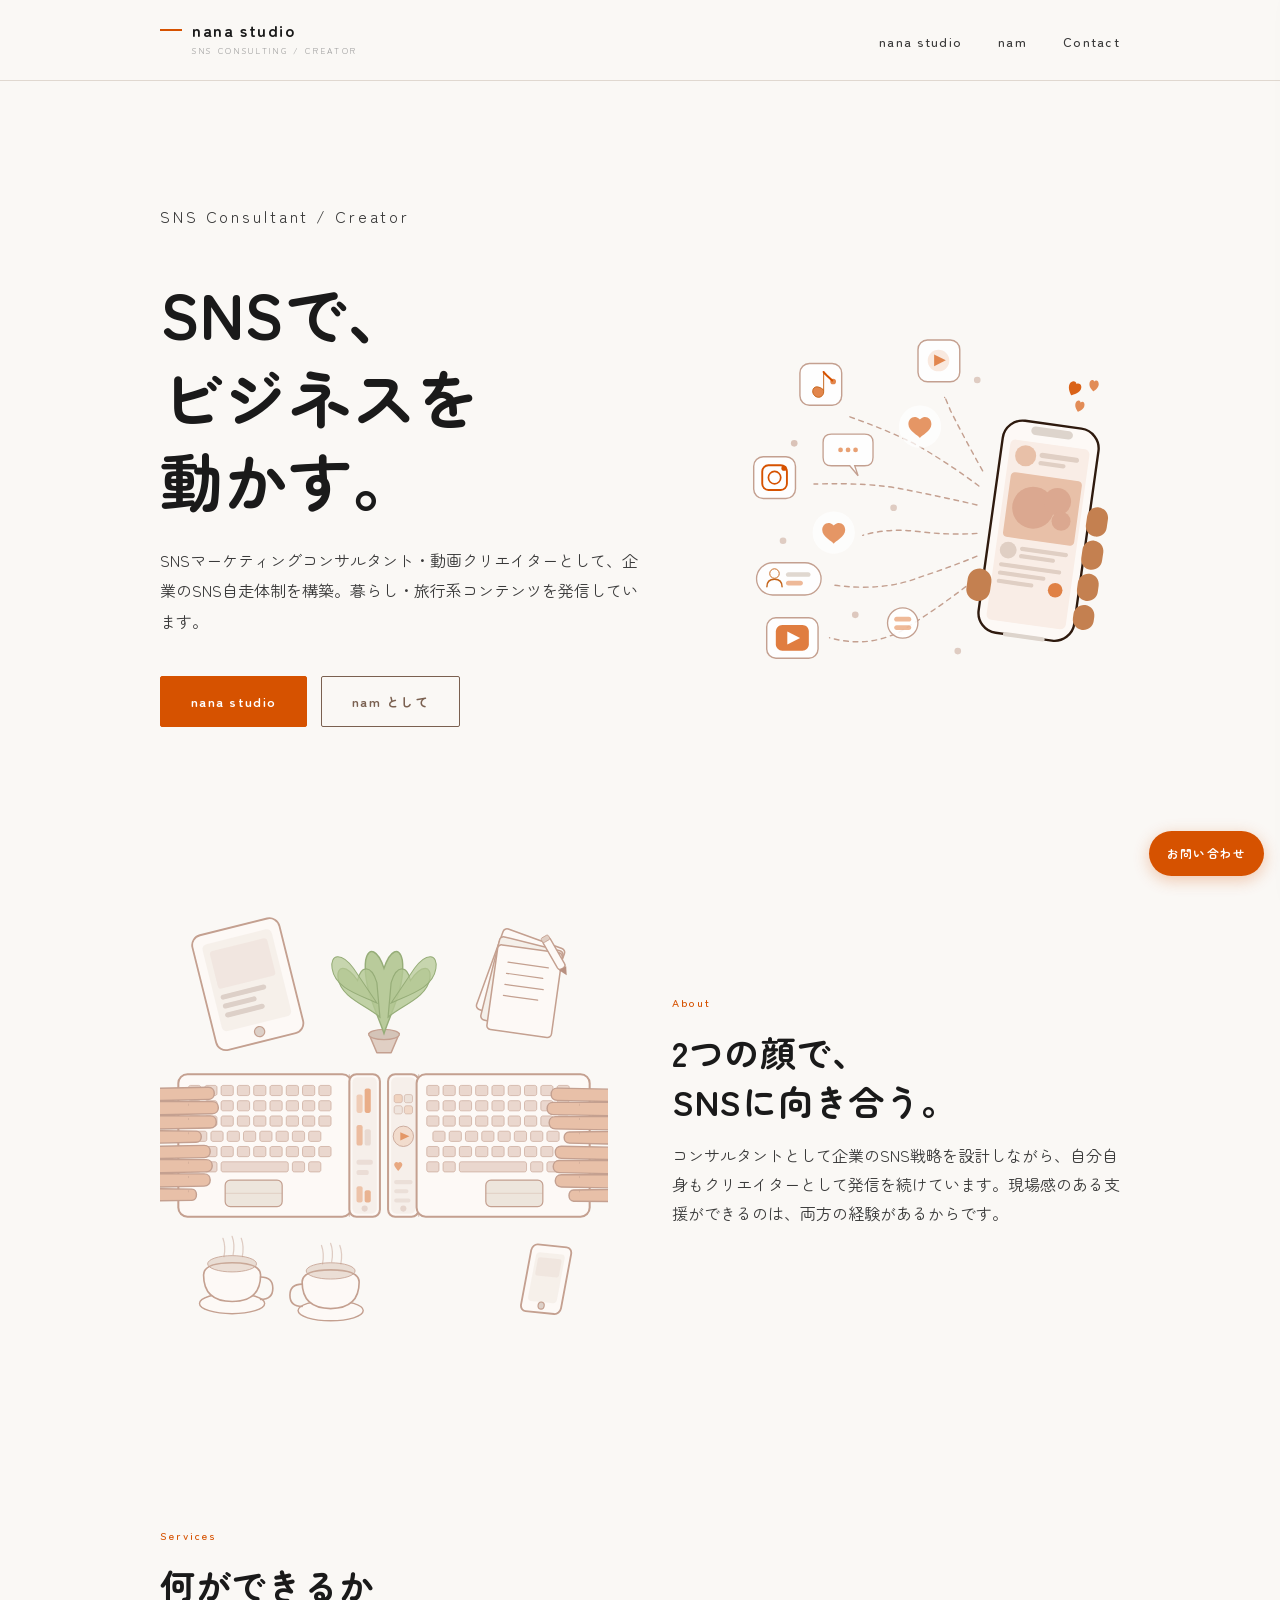
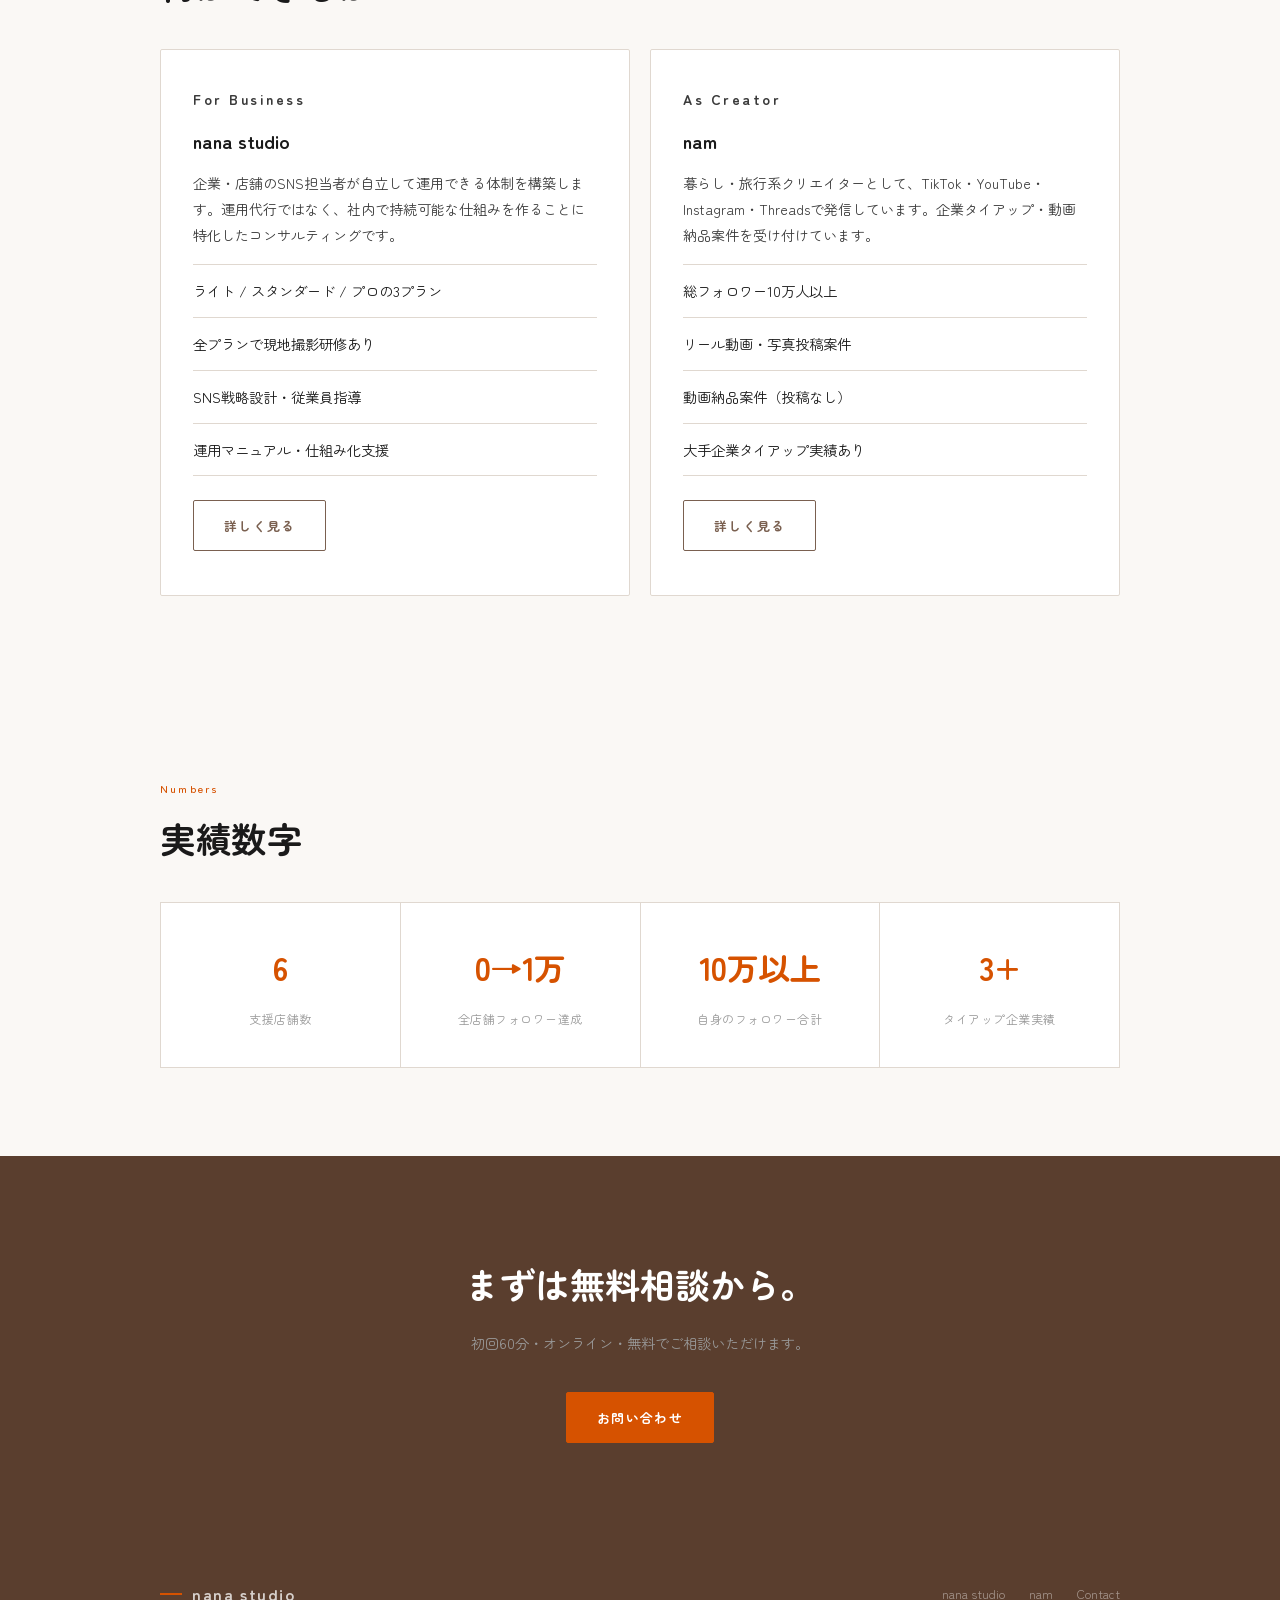
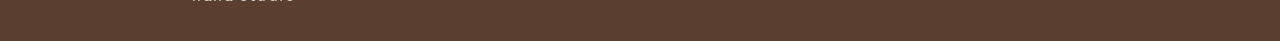
<file: index.html>
<!DOCTYPE html>
<html lang="ja">
<head>
  <meta charset="UTF-8">
  <meta name="viewport" content="width=device-width, initial-scale=1.0">
  <title>Nanami — nana studio / nam</title>
  <link rel="preconnect" href="https://fonts.googleapis.com">
  <link href="https://fonts.googleapis.com/css2?family=Zen+Maru+Gothic:wght@300;400;500;700;900&display=swap" rel="stylesheet">
  <link rel="stylesheet" href="css/style.css">
</head>
<body>

  <!-- NAV -->
  <nav>
    <div class="container">
      <a href="index.html" class="logo-d">
        <div class="d-row"><span class="d-line"></span><span class="d-nana">nana studio</span></div>
        <div class="d-sub">SNS CONSULTING / CREATOR</div>
      </a>
      <ul class="nav-links">
        <li><a href="studio.html">nana studio</a></li>
        <li><a href="nam.html">nam</a></li>
        <li><a href="contact.html">Contact</a></li>
      </ul>
    </div>
  </nav>

  <!-- HERO -->
  <section class="hero" style="padding-bottom: 0;">
    <div class="container">
      <div class="hero-grid" style="display: grid; grid-template-columns: 1fr 400px; gap: 48px; align-items: center;">
        <div style="padding-bottom: 80px;">
          <p class="hero-label">SNS Consultant / Creator</p>
          <h1>SNSで、<br>ビジネスを<br>動かす。</h1>
          <p>SNSマーケティングコンサルタント・動画クリエイターとして、企業のSNS自走体制を構築。暮らし・旅行系コンテンツを発信しています。</p>
          <div class="btn-group">
            <a href="studio.html" class="btn btn-fill">nana studio</a>
            <a href="nam.html" class="btn">nam として</a>
          </div>
        </div>
        <div class="illust-hero" style="overflow: hidden; min-width: 0; height: 480px;">
          <img src="image/illust/illust-sns.svg" alt="SNS Strategy Illustration" style="width: 100%; height: 100%; object-fit: contain; display: block;">
        </div>
      </div>
    </div>
  </section>

  <!-- ABOUT -->
  <section>
    <div class="container">
      <div class="hero-grid" style="display: grid; grid-template-columns: 1fr 1fr; gap: 64px; align-items: center;">
        <div class="about-illust" style="overflow: hidden;">
          <img src="image/illust/illust-about.svg" alt="About Illustration" style="width: 100%; display: block;">
        </div>
        <div>
          <p class="section-label">About</p>
          <h2 class="section-title">2つの顔で、<br>SNSに向き合う。</h2>
          <p style="color: var(--dark); margin-bottom: 24px;">コンサルタントとして企業のSNS戦略を設計しながら、自分自身もクリエイターとして発信を続けています。現場感のある支援ができるのは、両方の経験があるからです。</p>
        </div>
      </div>
    </div>
  </section>

  <!-- TWO SERVICES -->
  <section>
    <div class="container">
      <p class="section-label">Services</p>
      <h2 class="section-title">何ができるか</h2>
      <div class="cards cards-2" style="margin-top: 40px;">

        <div class="card">
          <p class="card-label">For Business</p>
          <h3>nana studio</h3>
          <p>企業・店舗のSNS担当者が自立して運用できる体制を構築します。運用代行ではなく、社内で持続可能な仕組みを作ることに特化したコンサルティングです。</p>
          <ul class="list-plain" style="margin-bottom: 24px;">
            <li>ライト / スタンダード / プロの3プラン</li>
            <li>全プランで現地撮影研修あり</li>
            <li>SNS戦略設計・従業員指導</li>
            <li>運用マニュアル・仕組み化支援</li>
          </ul>
          <a href="studio.html" class="btn">詳しく見る</a>
        </div>

        <div class="card">
          <p class="card-label">As Creator</p>
          <h3>nam</h3>
          <p>暮らし・旅行系クリエイターとして、TikTok・YouTube・Instagram・Threadsで発信しています。企業タイアップ・動画納品案件を受け付けています。</p>
          <ul class="list-plain" style="margin-bottom: 24px;">
            <li>総フォロワー10万人以上</li>
            <li>リール動画・写真投稿案件</li>
            <li>動画納品案件（投稿なし）</li>
            <li>大手企業タイアップ実績あり</li>
          </ul>
          <a href="nam.html" class="btn">詳しく見る</a>
        </div>

      </div>
    </div>
  </section>

  <!-- NUMBERS -->
  <section>
    <div class="container">
      <p class="section-label">Numbers</p>
      <h2 class="section-title" style="margin-bottom: 40px;">実績数字</h2>
      <div class="stats">
        <div class="stat-item">
          <span class="stat-number">6</span>
          <span class="stat-label">支援店舗数</span>
        </div>
        <div class="stat-item">
          <span class="stat-number">0→1万</span>
          <span class="stat-label">全店舗フォロワー達成</span>
        </div>
        <div class="stat-item">
          <span class="stat-number">10万以上</span>
          <span class="stat-label">自身のフォロワー合計</span>
        </div>
        <div class="stat-item">
          <span class="stat-number">3+</span>
          <span class="stat-label">タイアップ企業実績</span>
        </div>
      </div>
    </div>
  </section>

  <!-- CTA -->
  <section class="cta-band">
    <div class="container">
      <h2>まずは無料相談から。</h2>
      <p>初回60分・オンライン・無料でご相談いただけます。</p>
      <a href="contact.html" class="btn">お問い合わせ</a>
    </div>
  </section>

  <!-- FOOTER -->
  <footer>
    <div class="container">
      <a href="index.html" class="logo-d">
        <div class="d-row"><span class="d-line"></span><span class="d-nana">nana studio</span></div>
      </a>
      <ul class="footer-links">
        <li><a href="studio.html">nana studio</a></li>
        <li><a href="nam.html">nam</a></li>
        <li><a href="contact.html">Contact</a></li>
      </ul>
    </div>
  </footer>

  <script src="js/main.js"></script>
</body>
</html>
</file>
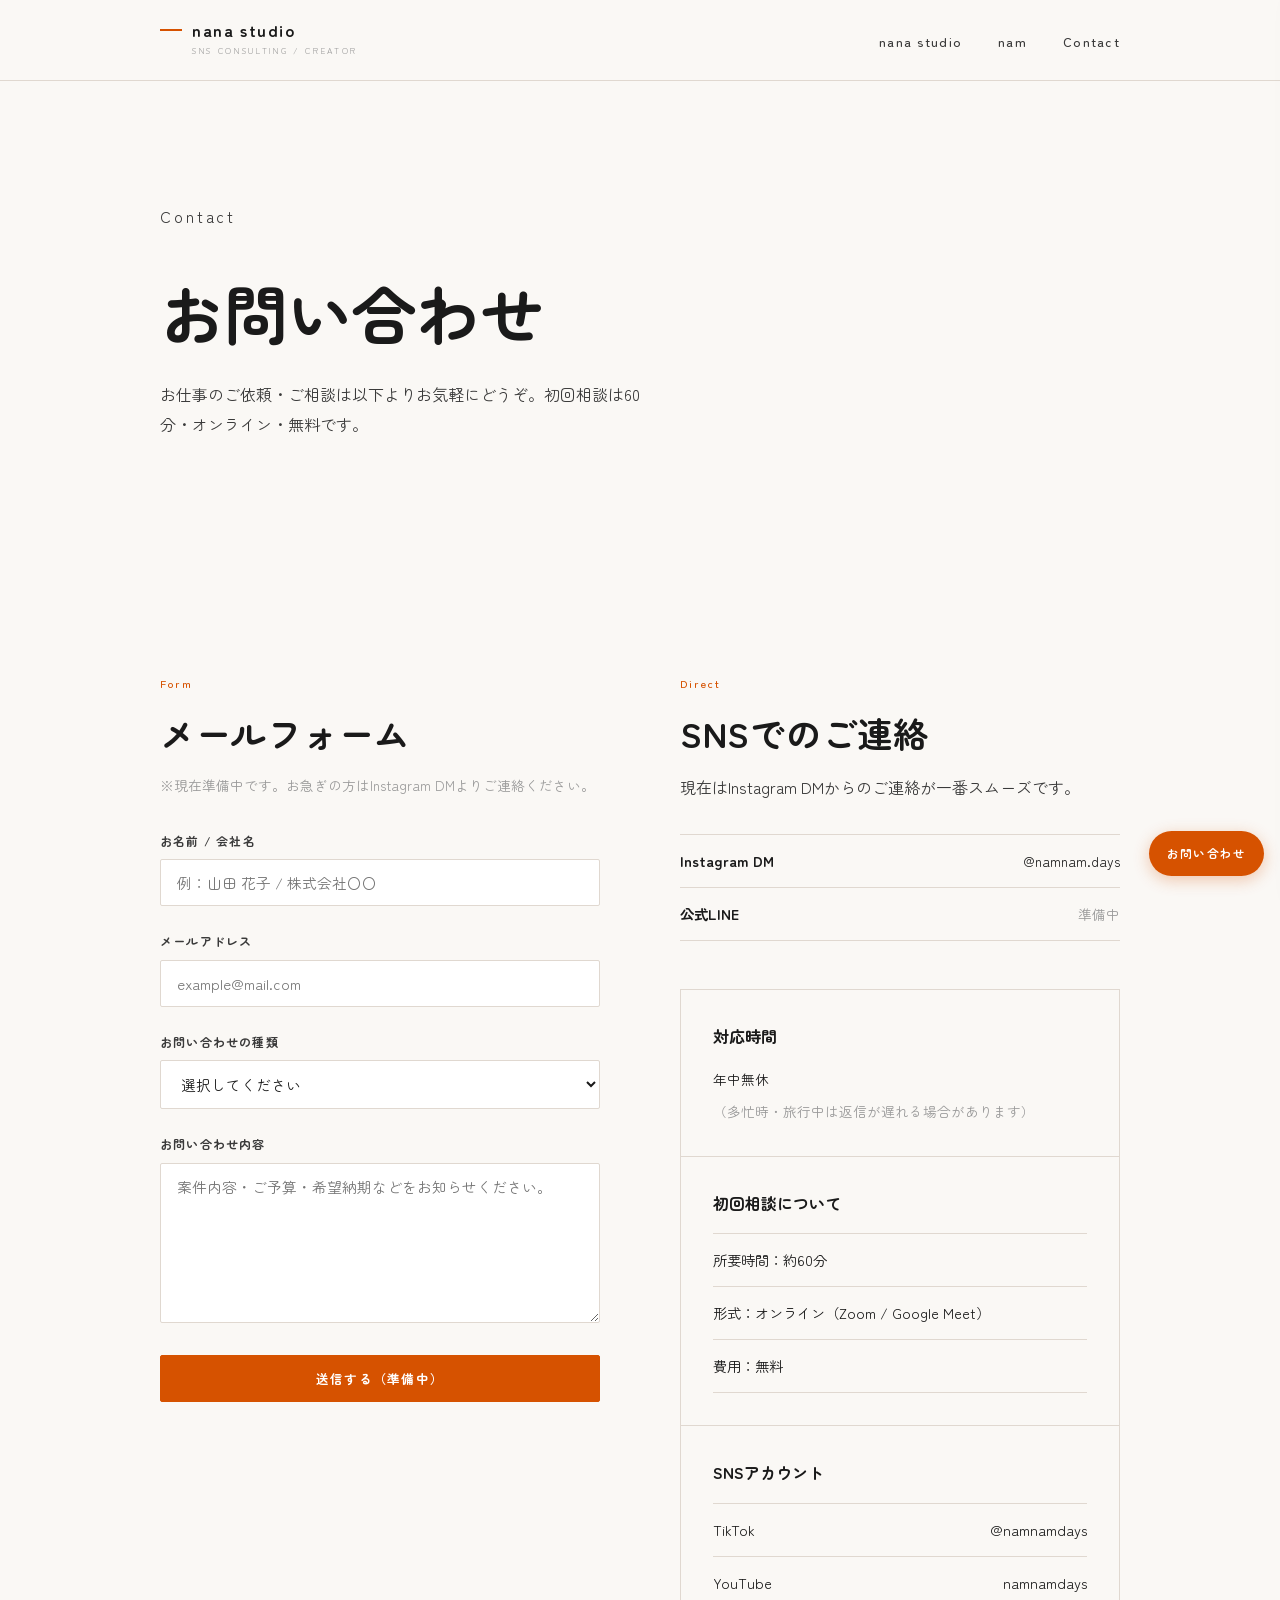
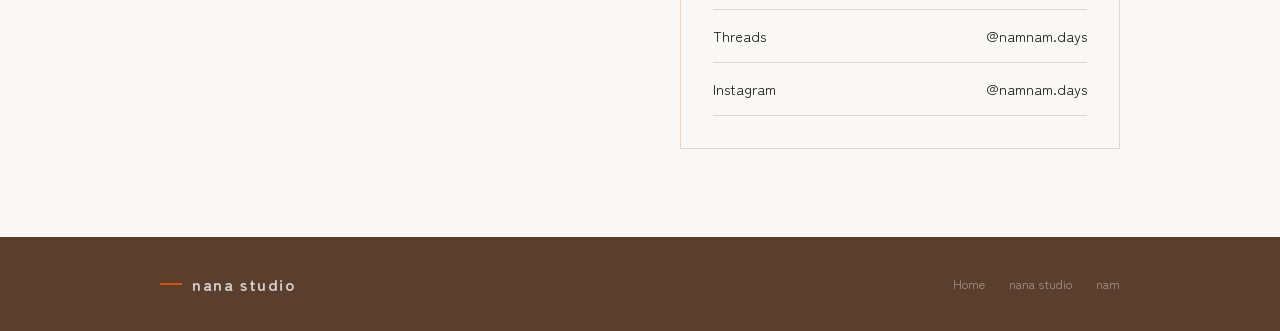
<file: contact.html>
<!DOCTYPE html>
<html lang="ja">
<head>
  <meta charset="UTF-8">
  <meta name="viewport" content="width=device-width, initial-scale=1.0">
  <title>Contact — Nanami</title>
  <link rel="preconnect" href="https://fonts.googleapis.com">
  <link href="https://fonts.googleapis.com/css2?family=Zen+Maru+Gothic:wght@300;400;500;700;900&display=swap" rel="stylesheet">
  <link rel="stylesheet" href="css/style.css">
</head>
<body>

  <!-- NAV -->
  <nav>
    <div class="container">
      <a href="index.html" class="logo-d">
        <div class="d-row"><span class="d-line"></span><span class="d-nana">nana studio</span></div>
        <div class="d-sub">SNS CONSULTING / CREATOR</div>
      </a>
      <ul class="nav-links">
        <li><a href="studio.html">nana studio</a></li>
        <li><a href="nam.html">nam</a></li>
        <li><a href="contact.html">Contact</a></li>
      </ul>
    </div>
  </nav>

  <!-- HERO -->
  <section class="hero">
    <div class="container">
      <p class="hero-label">Contact</p>
      <h1>お問い合わせ</h1>
      <p>お仕事のご依頼・ご相談は以下よりお気軽にどうぞ。初回相談は60分・オンライン・無料です。</p>
    </div>
  </section>

  <!-- CONTACT MAIN -->
  <section>
    <div class="container">
      <div class="contact-grid">

        <!-- FORM -->
        <div>
          <p class="section-label">Form</p>
          <h2 class="section-title">メールフォーム</h2>
          <p style="color: var(--mid); font-size: 0.85rem; margin-bottom: 32px;">※現在準備中です。お急ぎの方はInstagram DMよりご連絡ください。</p>

          <form>
            <div class="form-group">
              <label for="name">お名前 / 会社名</label>
              <input type="text" id="name" name="name" placeholder="例：山田 花子 / 株式会社〇〇">
            </div>
            <div class="form-group">
              <label for="email">メールアドレス</label>
              <input type="email" id="email" name="email" placeholder="example@mail.com">
            </div>
            <div class="form-group">
              <label for="type">お問い合わせの種類</label>
              <select id="type" name="type">
                <option value="">選択してください</option>
                <option value="studio">nana studio（コンサルティング）</option>
                <option value="nam">nam（インフルエンサー案件）</option>
                <option value="other">その他</option>
              </select>
            </div>
            <div class="form-group">
              <label for="message">お問い合わせ内容</label>
              <textarea id="message" name="message" placeholder="案件内容・ご予算・希望納期などをお知らせください。"></textarea>
            </div>
            <button type="submit" class="btn btn-fill" style="width: 100%; text-align: center;">送信する（準備中）</button>
          </form>
        </div>

        <!-- SNS / INFO -->
        <div>
          <p class="section-label">Direct</p>
          <h2 class="section-title">SNSでのご連絡</h2>
          <p style="color: var(--dark); margin-bottom: 32px;">現在はInstagram DMからのご連絡が一番スムーズです。</p>

          <ul class="list-plain" style="margin-bottom: 48px;">
            <li style="display: flex; justify-content: space-between; align-items: center;">
              <span><strong>Instagram DM</strong></span>
              <a href="https://www.instagram.com/namnam.days" target="_blank" style="font-size: 0.85rem;">@namnam.days</a>
            </li>
            <li style="display: flex; justify-content: space-between; align-items: center;">
              <span><strong>公式LINE</strong></span>
              <span class="text-sm text-mid">準備中</span>
            </li>
          </ul>

          <div style="border: var(--border); padding: 32px;">
            <p style="font-weight: 700; margin-bottom: 16px;">対応時間</p>
            <p class="text-sm" style="margin-bottom: 8px;">年中無休</p>
            <p class="text-sm text-mid">（多忙時・旅行中は返信が遅れる場合があります）</p>
          </div>

          <div style="border: var(--border); border-top: none; padding: 32px;">
            <p style="font-weight: 700; margin-bottom: 16px;">初回相談について</p>
            <ul class="list-plain text-sm">
              <li>所要時間：約60分</li>
              <li>形式：オンライン（Zoom / Google Meet）</li>
              <li>費用：無料</li>
            </ul>
          </div>

          <div style="border: var(--border); border-top: none; padding: 32px;">
            <p style="font-weight: 700; margin-bottom: 16px;">SNSアカウント</p>
            <ul class="list-plain text-sm">
              <li style="display: flex; justify-content: space-between;">
                <span>TikTok</span>
                <a href="https://www.tiktok.com/@namnamdays" target="_blank">@namnamdays</a>
              </li>
              <li style="display: flex; justify-content: space-between;">
                <span>YouTube</span>
                <a href="https://youtube.com/c/namnamdays" target="_blank">namnamdays</a>
              </li>
              <li style="display: flex; justify-content: space-between;">
                <span>Threads</span>
                <a href="https://www.threads.com/@namnam.days" target="_blank">@namnam.days</a>
              </li>
              <li style="display: flex; justify-content: space-between;">
                <span>Instagram</span>
                <a href="https://www.instagram.com/namnam.days" target="_blank">@namnam.days</a>
              </li>
            </ul>
          </div>
        </div>

      </div>
    </div>
  </section>

  <!-- FOOTER -->
  <footer>
    <div class="container">
      <a href="index.html" class="logo-d">
        <div class="d-row"><span class="d-line"></span><span class="d-nana">nana studio</span></div>
      </a>
      <ul class="footer-links">
        <li><a href="index.html">Home</a></li>
        <li><a href="studio.html">nana studio</a></li>
        <li><a href="nam.html">nam</a></li>
      </ul>
    </div>
  </footer>

  <script src="js/main.js"></script>
</body>
</html>
</file>
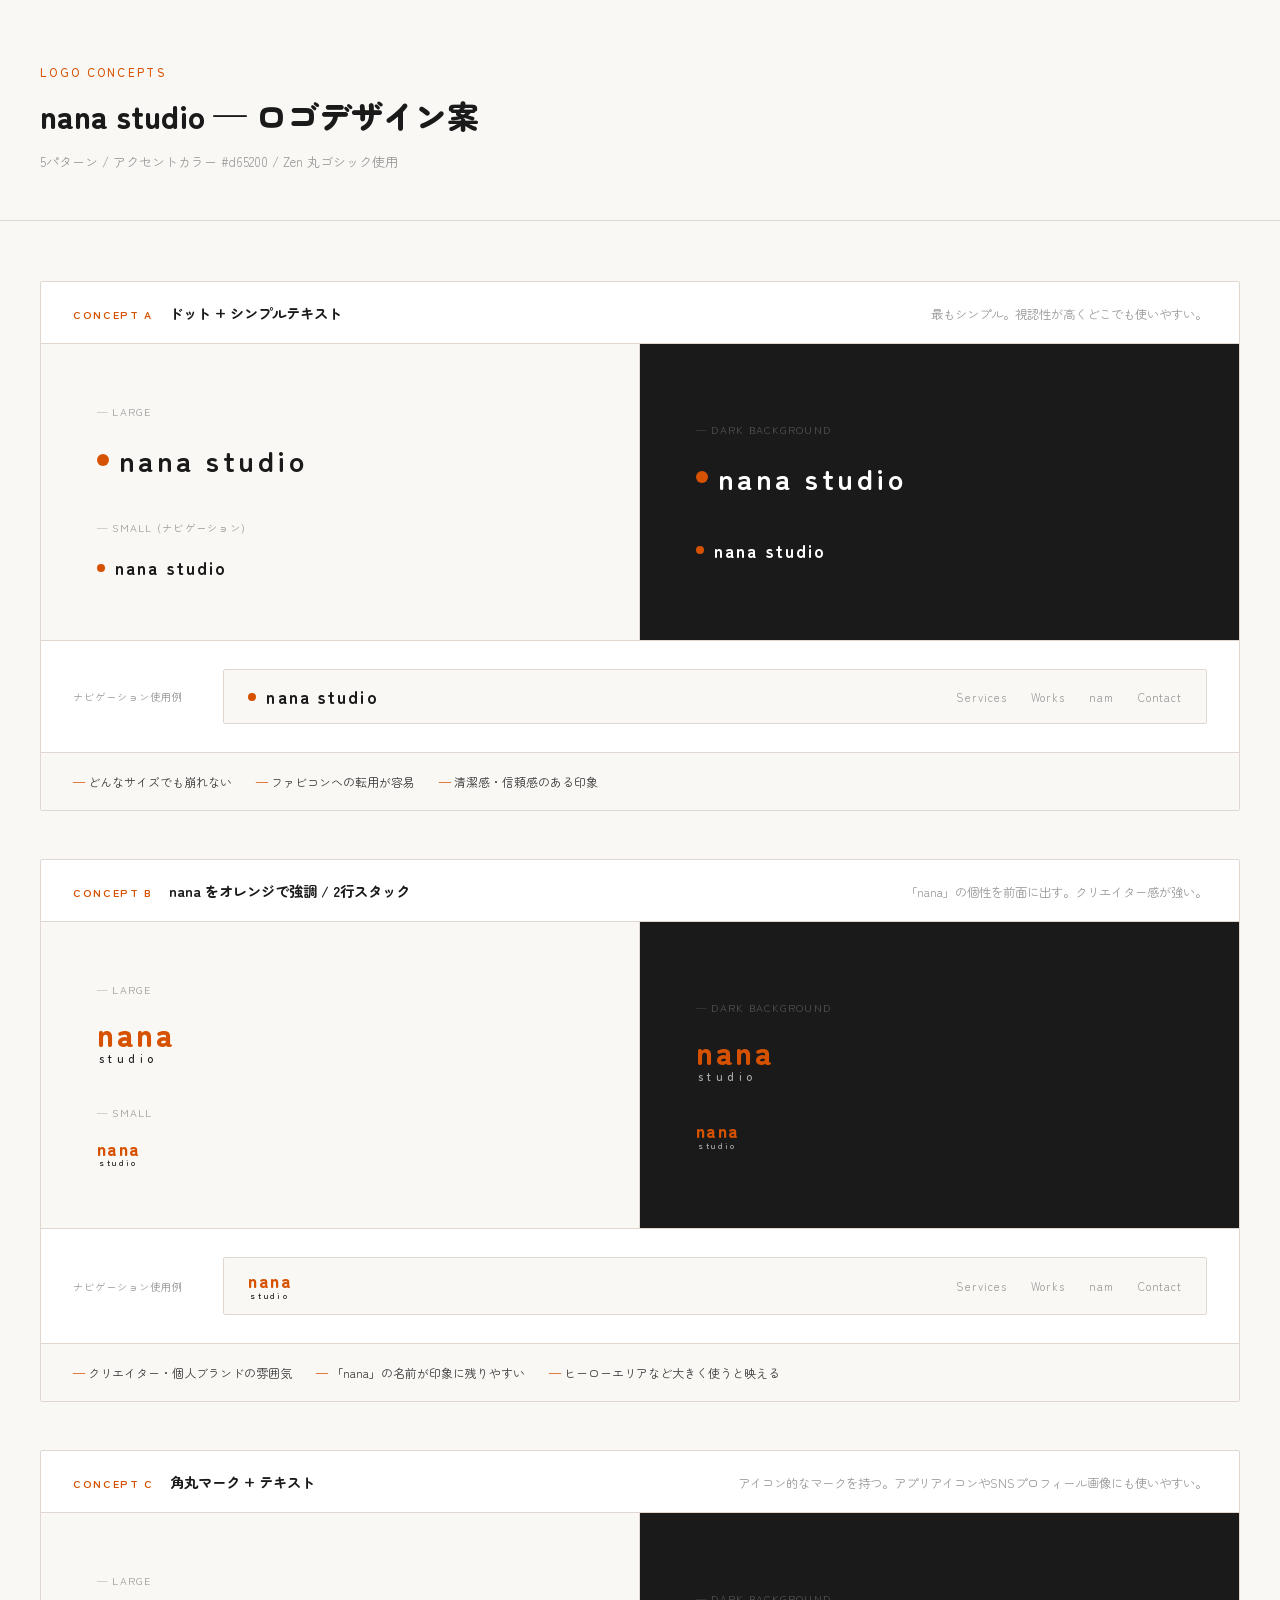
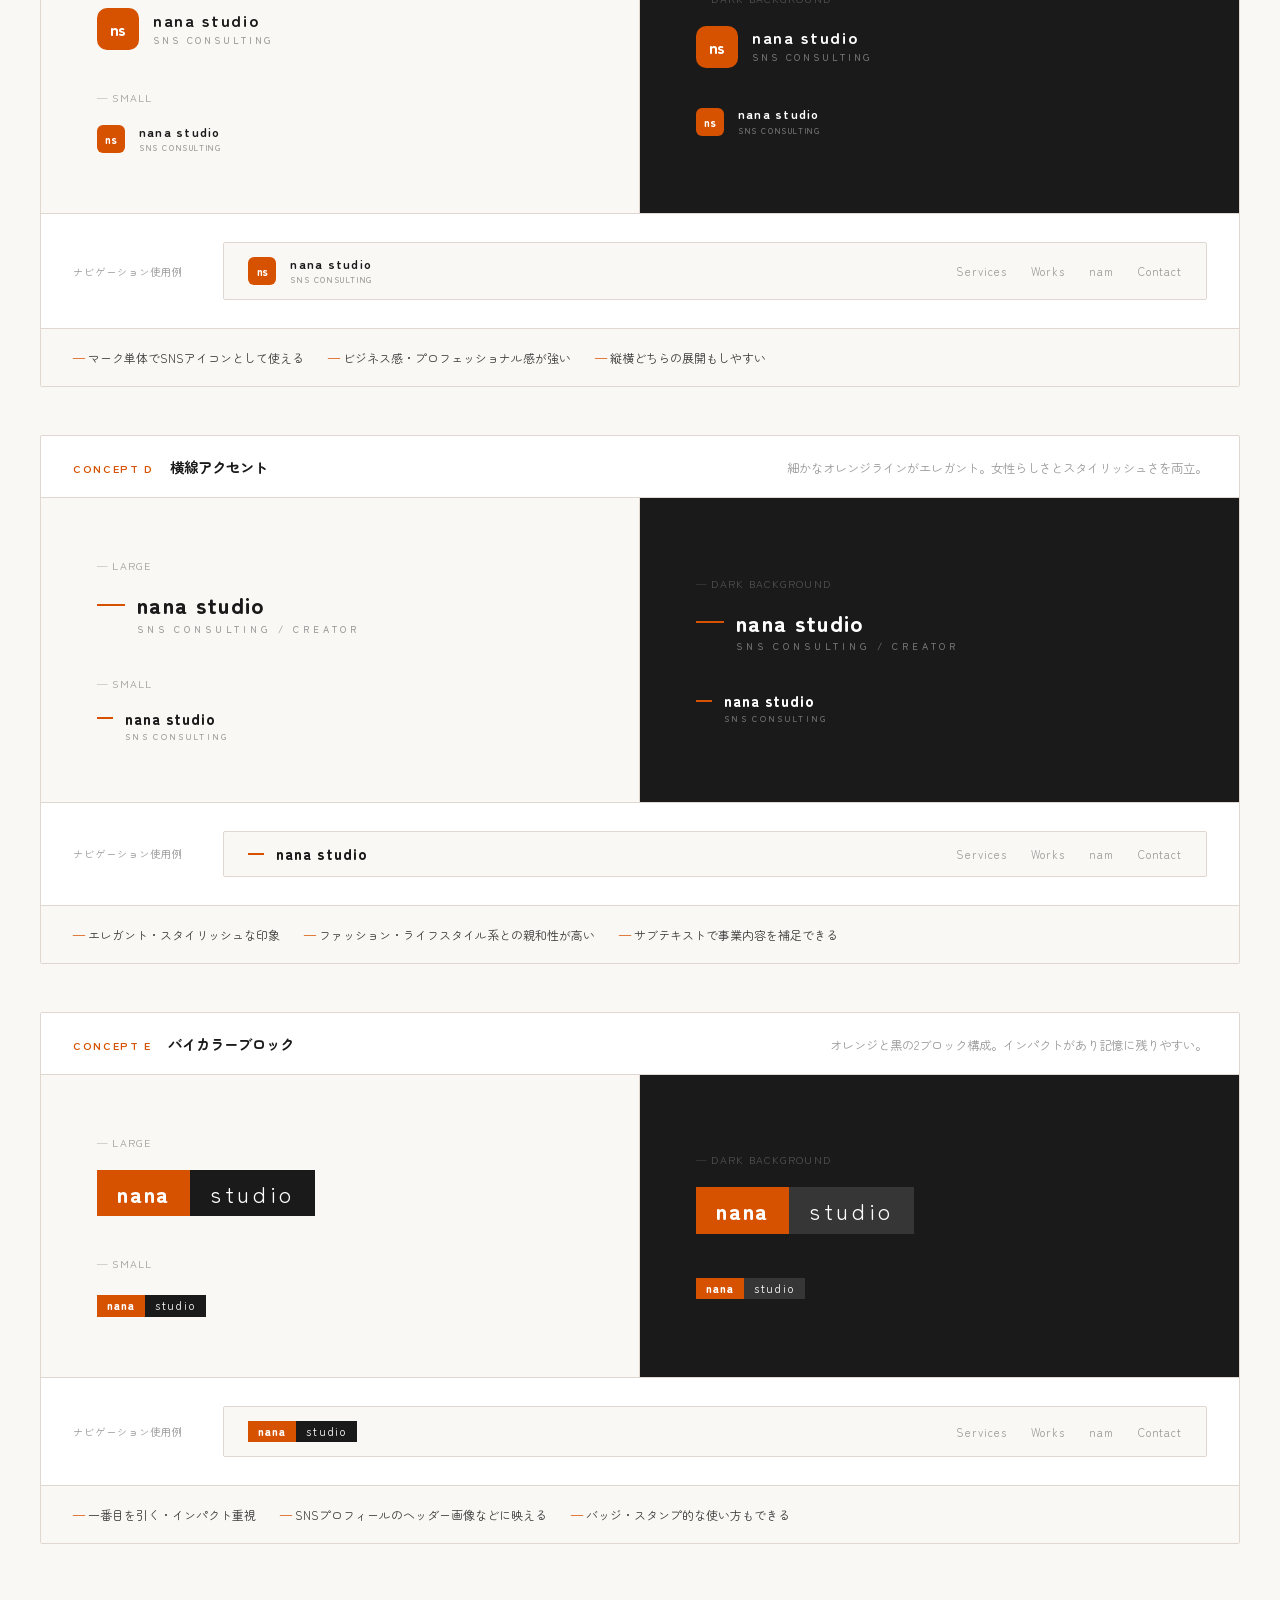
<file: logo-concepts.html>
<!DOCTYPE html>
<html lang="ja">
<head>
  <meta charset="UTF-8">
  <meta name="viewport" content="width=device-width, initial-scale=1.0">
  <title>Logo Concepts — nana studio</title>
  <link rel="preconnect" href="https://fonts.googleapis.com">
  <link href="https://fonts.googleapis.com/css2?family=Zen+Maru+Gothic:wght@300;400;500;700;900&family=DM+Serif+Display:ital@0;1&family=Cormorant+Garamond:ital,wght@0,300;0,600;1,300&display=swap" rel="stylesheet">
  <style>
    :root {
      --orange: #d65200;
      --orange-light: #f4e8e0;
      --black: #1a1a1a;
      --dark: #3a3a3a;
      --mid: #999;
      --border-c: #e0d8d0;
      --bg: #faf8f5;
      --bg-warm: #f5f0ea;
      --white: #ffffff;
      --font: 'Zen Maru Gothic', sans-serif;
    }

    *, *::before, *::after { box-sizing: border-box; margin: 0; padding: 0; }

    body {
      font-family: var(--font);
      background: var(--bg);
      color: var(--black);
      -webkit-font-smoothing: antialiased;
    }

    .page-header {
      padding: 64px 40px 48px;
      border-bottom: 1px solid var(--border-c);
    }

    .page-header p {
      font-size: 0.72rem;
      letter-spacing: 0.2em;
      color: var(--orange);
      font-weight: 500;
      margin-bottom: 12px;
    }

    .page-header h1 {
      font-size: 2rem;
      font-weight: 900;
      margin-bottom: 10px;
    }

    .page-header small {
      font-size: 0.82rem;
      color: var(--mid);
    }

    /* ---- CONCEPT WRAPPER ---- */

    .concepts {
      padding: 60px 40px;
      display: grid;
      gap: 48px;
    }

    .concept {
      background: var(--white);
      border: 1px solid var(--border-c);
      border-radius: 2px;
      overflow: hidden;
    }

    .concept-meta {
      padding: 20px 32px;
      border-bottom: 1px solid var(--border-c);
      display: flex;
      align-items: baseline;
      gap: 16px;
    }

    .concept-num {
      font-size: 0.68rem;
      font-weight: 700;
      letter-spacing: 0.15em;
      color: var(--orange);
    }

    .concept-name {
      font-size: 0.9rem;
      font-weight: 700;
    }

    .concept-desc {
      font-size: 0.78rem;
      color: var(--mid);
      margin-left: auto;
    }

    /* ---- PREVIEW AREAS ---- */

    .preview-row {
      display: grid;
      grid-template-columns: 1fr 1fr;
    }

    .preview-bg-light {
      background: var(--bg);
      padding: 60px 56px;
      display: flex;
      flex-direction: column;
      gap: 40px;
      align-items: flex-start;
      justify-content: center;
      border-right: 1px solid var(--border-c);
    }

    .preview-bg-dark {
      background: var(--black);
      padding: 60px 56px;
      display: flex;
      flex-direction: column;
      gap: 40px;
      align-items: flex-start;
      justify-content: center;
    }

    .preview-label {
      font-size: 0.65rem;
      letter-spacing: 0.12em;
      color: var(--mid);
      margin-bottom: 20px;
      display: block;
    }

    .concept-notes {
      padding: 20px 32px;
      border-top: 1px solid var(--border-c);
      background: var(--bg);
    }

    .concept-notes ul {
      list-style: none;
      display: flex;
      gap: 24px;
      flex-wrap: wrap;
    }

    .concept-notes li {
      font-size: 0.75rem;
      color: var(--dark);
    }

    .concept-notes li::before {
      content: "— ";
      color: var(--orange);
    }

    /* ============================
       LOGO A: ドット + シンプルテキスト
       ============================ */

    .logo-a {
      display: flex;
      align-items: center;
      gap: 10px;
      font-family: var(--font);
      font-size: 1.1rem;
      font-weight: 700;
      letter-spacing: 0.12em;
      color: var(--black);
    }

    .logo-a .dot {
      width: 8px;
      height: 8px;
      border-radius: 50%;
      background: var(--orange);
      flex-shrink: 0;
    }

    .logo-a-dark {
      color: var(--white);
    }

    /* large */
    .logo-a.lg { font-size: 1.8rem; }
    .logo-a.lg .dot { width: 12px; height: 12px; }

    /* ============================
       LOGO B: nana / studio 2行
       ============================ */

    .logo-b {
      font-family: var(--font);
      line-height: 1;
    }

    .logo-b .b-nana {
      display: block;
      font-size: 2rem;
      font-weight: 900;
      letter-spacing: 0.08em;
      color: var(--orange);
    }

    .logo-b .b-studio {
      display: block;
      font-size: 0.72rem;
      font-weight: 500;
      letter-spacing: 0.38em;
      color: var(--black);
      padding-left: 2px;
      margin-top: 4px;
    }

    .logo-b-dark .b-nana { color: var(--orange); }
    .logo-b-dark .b-studio { color: rgba(255,255,255,0.65); }

    .logo-b.sm .b-nana  { font-size: 1.1rem; }
    .logo-b.sm .b-studio { font-size: 0.55rem; letter-spacing: 0.3em; margin-top: 2px; }

    /* ============================
       LOGO C: 角丸囲み + テキスト
       ============================ */

    .logo-c {
      display: flex;
      align-items: center;
      gap: 14px;
      font-family: var(--font);
    }

    .logo-c .mark {
      width: 42px;
      height: 42px;
      border-radius: 10px;
      background: var(--orange);
      display: flex;
      align-items: center;
      justify-content: center;
      flex-shrink: 0;
    }

    .logo-c .mark span {
      font-size: 1rem;
      font-weight: 900;
      color: var(--white);
      letter-spacing: -0.04em;
    }

    .logo-c .text-part {
      display: flex;
      flex-direction: column;
    }

    .logo-c .c-nana {
      font-size: 1.05rem;
      font-weight: 700;
      letter-spacing: 0.1em;
      color: var(--black);
      line-height: 1;
    }

    .logo-c .c-studio {
      font-size: 0.6rem;
      letter-spacing: 0.3em;
      color: var(--mid);
      font-weight: 500;
      margin-top: 4px;
    }

    .logo-c-dark .c-nana { color: var(--white); }
    .logo-c-dark .c-studio { color: rgba(255,255,255,0.4); }

    .logo-c.sm .mark { width: 28px; height: 28px; border-radius: 6px; }
    .logo-c.sm .mark span { font-size: 0.7rem; }
    .logo-c.sm .c-nana  { font-size: 0.78rem; }
    .logo-c.sm .c-studio { font-size: 0.5rem; letter-spacing: 0.2em; }

    /* ============================
       LOGO D: 横線アクセント
       ============================ */

    .logo-d {
      font-family: var(--font);
    }

    .logo-d .d-row {
      display: flex;
      align-items: center;
      gap: 12px;
    }

    .logo-d .d-line {
      width: 28px;
      height: 2px;
      background: var(--orange);
      flex-shrink: 0;
    }

    .logo-d .d-nana {
      font-size: 1.4rem;
      font-weight: 900;
      letter-spacing: 0.06em;
      color: var(--black);
      line-height: 1;
    }

    .logo-d .d-studio {
      font-size: 0.6rem;
      letter-spacing: 0.4em;
      color: var(--mid);
      font-weight: 500;
      margin-top: 6px;
      padding-left: 40px;
    }

    .logo-d-dark .d-nana { color: var(--white); }
    .logo-d-dark .d-studio { color: rgba(255,255,255,0.4); }

    .logo-d.sm .d-nana   { font-size: 0.95rem; }
    .logo-d.sm .d-line   { width: 16px; }
    .logo-d.sm .d-studio { font-size: 0.52rem; letter-spacing: 0.28em; padding-left: 28px; margin-top: 4px; }

    /* ============================
       LOGO E: オレンジ背景バッジ
       ============================ */

    .logo-e {
      display: inline-flex;
      font-family: var(--font);
    }

    .logo-e .e-nana {
      background: var(--orange);
      color: var(--white);
      padding: 8px 14px;
      font-size: 1rem;
      font-weight: 900;
      letter-spacing: 0.08em;
      line-height: 1;
    }

    .logo-e .e-studio {
      background: var(--black);
      color: var(--white);
      padding: 8px 14px;
      font-size: 1rem;
      font-weight: 400;
      letter-spacing: 0.16em;
      line-height: 1;
    }

    .logo-e-dark .e-studio {
      background: rgba(255,255,255,0.12);
    }

    .logo-e.sm .e-nana   { font-size: 0.72rem; padding: 5px 10px; }
    .logo-e.sm .e-studio { font-size: 0.72rem; padding: 5px 10px; }

    /* ---- USAGE EXAMPLE ---- */

    .usage-row {
      padding: 28px 32px;
      border-top: 1px solid var(--border-c);
      display: flex;
      align-items: center;
      gap: 40px;
      flex-wrap: wrap;
    }

    .usage-label {
      font-size: 0.65rem;
      color: var(--mid);
      letter-spacing: 0.1em;
      white-space: nowrap;
    }

    /* Fake nav bar */
    .fake-nav {
      display: flex;
      align-items: center;
      gap: 40px;
      padding: 14px 24px;
      background: var(--bg);
      border: 1px solid var(--border-c);
      border-radius: 2px;
      flex: 1;
    }

    .fake-nav-links {
      display: flex;
      gap: 24px;
      margin-left: auto;
    }

    .fake-nav-links span {
      font-size: 0.7rem;
      color: var(--mid);
      letter-spacing: 0.08em;
    }
  </style>
</head>
<body>

  <div class="page-header">
    <p>LOGO CONCEPTS</p>
    <h1>nana studio — ロゴデザイン案</h1>
    <small>5パターン / アクセントカラー #d65200 / Zen 丸ゴシック使用</small>
  </div>

  <div class="concepts">

    <!-- ===== CONCEPT A ===== -->
    <div class="concept">
      <div class="concept-meta">
        <span class="concept-num">CONCEPT A</span>
        <span class="concept-name">ドット + シンプルテキスト</span>
        <span class="concept-desc">最もシンプル。視認性が高くどこでも使いやすい。</span>
      </div>
      <div class="preview-row">
        <div class="preview-bg-light">
          <div>
            <span class="preview-label">— LARGE</span>
            <div class="logo-a lg">
              <span class="dot"></span>
              nana studio
            </div>
          </div>
          <div>
            <span class="preview-label">— SMALL (ナビゲーション)</span>
            <div class="logo-a">
              <span class="dot"></span>
              nana studio
            </div>
          </div>
        </div>
        <div class="preview-bg-dark">
          <div>
            <span class="preview-label" style="color:#555">— DARK BACKGROUND</span>
            <div class="logo-a lg logo-a-dark">
              <span class="dot"></span>
              nana studio
            </div>
          </div>
          <div>
            <div class="logo-a logo-a-dark">
              <span class="dot"></span>
              nana studio
            </div>
          </div>
        </div>
      </div>
      <div class="usage-row">
        <span class="usage-label">ナビゲーション使用例</span>
        <div class="fake-nav">
          <div class="logo-a">
            <span class="dot"></span>
            nana studio
          </div>
          <div class="fake-nav-links">
            <span>Services</span>
            <span>Works</span>
            <span>nam</span>
            <span>Contact</span>
          </div>
        </div>
      </div>
      <div class="concept-notes">
        <ul>
          <li>どんなサイズでも崩れない</li>
          <li>ファビコンへの転用が容易</li>
          <li>清潔感・信頼感のある印象</li>
        </ul>
      </div>
    </div>

    <!-- ===== CONCEPT B ===== -->
    <div class="concept">
      <div class="concept-meta">
        <span class="concept-num">CONCEPT B</span>
        <span class="concept-name">nana をオレンジで強調 / 2行スタック</span>
        <span class="concept-desc">「nana」の個性を前面に出す。クリエイター感が強い。</span>
      </div>
      <div class="preview-row">
        <div class="preview-bg-light">
          <div>
            <span class="preview-label">— LARGE</span>
            <div class="logo-b">
              <span class="b-nana">nana</span>
              <span class="b-studio">studio</span>
            </div>
          </div>
          <div>
            <span class="preview-label">— SMALL</span>
            <div class="logo-b sm">
              <span class="b-nana">nana</span>
              <span class="b-studio">studio</span>
            </div>
          </div>
        </div>
        <div class="preview-bg-dark">
          <div>
            <span class="preview-label" style="color:#555">— DARK BACKGROUND</span>
            <div class="logo-b logo-b-dark">
              <span class="b-nana">nana</span>
              <span class="b-studio">studio</span>
            </div>
          </div>
          <div>
            <div class="logo-b sm logo-b-dark">
              <span class="b-nana">nana</span>
              <span class="b-studio">studio</span>
            </div>
          </div>
        </div>
      </div>
      <div class="usage-row">
        <span class="usage-label">ナビゲーション使用例</span>
        <div class="fake-nav">
          <div class="logo-b sm">
            <span class="b-nana">nana</span>
            <span class="b-studio">studio</span>
          </div>
          <div class="fake-nav-links">
            <span>Services</span>
            <span>Works</span>
            <span>nam</span>
            <span>Contact</span>
          </div>
        </div>
      </div>
      <div class="concept-notes">
        <ul>
          <li>クリエイター・個人ブランドの雰囲気</li>
          <li>「nana」の名前が印象に残りやすい</li>
          <li>ヒーローエリアなど大きく使うと映える</li>
        </ul>
      </div>
    </div>

    <!-- ===== CONCEPT C ===== -->
    <div class="concept">
      <div class="concept-meta">
        <span class="concept-num">CONCEPT C</span>
        <span class="concept-name">角丸マーク + テキスト</span>
        <span class="concept-desc">アイコン的なマークを持つ。アプリアイコンやSNSプロフィール画像にも使いやすい。</span>
      </div>
      <div class="preview-row">
        <div class="preview-bg-light">
          <div>
            <span class="preview-label">— LARGE</span>
            <div class="logo-c">
              <div class="mark"><span>ns</span></div>
              <div class="text-part">
                <span class="c-nana">nana studio</span>
                <span class="c-studio">SNS CONSULTING</span>
              </div>
            </div>
          </div>
          <div>
            <span class="preview-label">— SMALL</span>
            <div class="logo-c sm">
              <div class="mark"><span>ns</span></div>
              <div class="text-part">
                <span class="c-nana">nana studio</span>
                <span class="c-studio">SNS CONSULTING</span>
              </div>
            </div>
          </div>
        </div>
        <div class="preview-bg-dark">
          <div>
            <span class="preview-label" style="color:#555">— DARK BACKGROUND</span>
            <div class="logo-c logo-c-dark">
              <div class="mark"><span>ns</span></div>
              <div class="text-part">
                <span class="c-nana">nana studio</span>
                <span class="c-studio">SNS CONSULTING</span>
              </div>
            </div>
          </div>
          <div>
            <div class="logo-c sm logo-c-dark">
              <div class="mark"><span>ns</span></div>
              <div class="text-part">
                <span class="c-nana">nana studio</span>
                <span class="c-studio">SNS CONSULTING</span>
              </div>
            </div>
          </div>
        </div>
      </div>
      <div class="usage-row">
        <span class="usage-label">ナビゲーション使用例</span>
        <div class="fake-nav">
          <div class="logo-c sm">
            <div class="mark"><span>ns</span></div>
            <div class="text-part">
              <span class="c-nana">nana studio</span>
              <span class="c-studio">SNS CONSULTING</span>
            </div>
          </div>
          <div class="fake-nav-links">
            <span>Services</span>
            <span>Works</span>
            <span>nam</span>
            <span>Contact</span>
          </div>
        </div>
      </div>
      <div class="concept-notes">
        <ul>
          <li>マーク単体でSNSアイコンとして使える</li>
          <li>ビジネス感・プロフェッショナル感が強い</li>
          <li>縦横どちらの展開もしやすい</li>
        </ul>
      </div>
    </div>

    <!-- ===== CONCEPT D ===== -->
    <div class="concept">
      <div class="concept-meta">
        <span class="concept-num">CONCEPT D</span>
        <span class="concept-name">横線アクセント</span>
        <span class="concept-desc">細かなオレンジラインがエレガント。女性らしさとスタイリッシュさを両立。</span>
      </div>
      <div class="preview-row">
        <div class="preview-bg-light">
          <div>
            <span class="preview-label">— LARGE</span>
            <div class="logo-d">
              <div class="d-row">
                <span class="d-line"></span>
                <span class="d-nana">nana studio</span>
              </div>
              <div class="d-studio">SNS CONSULTING / CREATOR</div>
            </div>
          </div>
          <div>
            <span class="preview-label">— SMALL</span>
            <div class="logo-d sm">
              <div class="d-row">
                <span class="d-line"></span>
                <span class="d-nana">nana studio</span>
              </div>
              <div class="d-studio">SNS CONSULTING</div>
            </div>
          </div>
        </div>
        <div class="preview-bg-dark">
          <div>
            <span class="preview-label" style="color:#555">— DARK BACKGROUND</span>
            <div class="logo-d logo-d-dark">
              <div class="d-row">
                <span class="d-line"></span>
                <span class="d-nana">nana studio</span>
              </div>
              <div class="d-studio">SNS CONSULTING / CREATOR</div>
            </div>
          </div>
          <div>
            <div class="logo-d sm logo-d-dark">
              <div class="d-row">
                <span class="d-line"></span>
                <span class="d-nana">nana studio</span>
              </div>
              <div class="d-studio">SNS CONSULTING</div>
            </div>
          </div>
        </div>
      </div>
      <div class="usage-row">
        <span class="usage-label">ナビゲーション使用例</span>
        <div class="fake-nav">
          <div class="logo-d sm">
            <div class="d-row">
              <span class="d-line"></span>
              <span class="d-nana">nana studio</span>
            </div>
          </div>
          <div class="fake-nav-links">
            <span>Services</span>
            <span>Works</span>
            <span>nam</span>
            <span>Contact</span>
          </div>
        </div>
      </div>
      <div class="concept-notes">
        <ul>
          <li>エレガント・スタイリッシュな印象</li>
          <li>ファッション・ライフスタイル系との親和性が高い</li>
          <li>サブテキストで事業内容を補足できる</li>
        </ul>
      </div>
    </div>

    <!-- ===== CONCEPT E ===== -->
    <div class="concept">
      <div class="concept-meta">
        <span class="concept-num">CONCEPT E</span>
        <span class="concept-name">バイカラーブロック</span>
        <span class="concept-desc">オレンジと黒の2ブロック構成。インパクトがあり記憶に残りやすい。</span>
      </div>
      <div class="preview-row">
        <div class="preview-bg-light">
          <div>
            <span class="preview-label">— LARGE</span>
            <div class="logo-e">
              <span class="e-nana" style="font-size:1.4rem; padding: 12px 20px;">nana</span>
              <span class="e-studio" style="font-size:1.4rem; padding: 12px 20px;">studio</span>
            </div>
          </div>
          <div>
            <span class="preview-label">— SMALL</span>
            <div class="logo-e sm">
              <span class="e-nana">nana</span>
              <span class="e-studio">studio</span>
            </div>
          </div>
        </div>
        <div class="preview-bg-dark">
          <div>
            <span class="preview-label" style="color:#555">— DARK BACKGROUND</span>
            <div class="logo-e" style="margin-bottom:0">
              <span class="e-nana" style="font-size:1.4rem; padding: 12px 20px;">nana</span>
              <span class="e-studio logo-e-dark" style="font-size:1.4rem; padding: 12px 20px; background: rgba(255,255,255,0.12);">studio</span>
            </div>
          </div>
          <div>
            <div class="logo-e sm">
              <span class="e-nana">nana</span>
              <span class="e-studio" style="background: rgba(255,255,255,0.12);">studio</span>
            </div>
          </div>
        </div>
      </div>
      <div class="usage-row">
        <span class="usage-label">ナビゲーション使用例</span>
        <div class="fake-nav">
          <div class="logo-e sm">
            <span class="e-nana">nana</span>
            <span class="e-studio">studio</span>
          </div>
          <div class="fake-nav-links">
            <span>Services</span>
            <span>Works</span>
            <span>nam</span>
            <span>Contact</span>
          </div>
        </div>
      </div>
      <div class="concept-notes">
        <ul>
          <li>一番目を引く・インパクト重視</li>
          <li>SNSプロフィールのヘッダー画像などに映える</li>
          <li>バッジ・スタンプ的な使い方もできる</li>
        </ul>
      </div>
    </div>

  </div><!-- /concepts -->

</body>
</html>
</file>
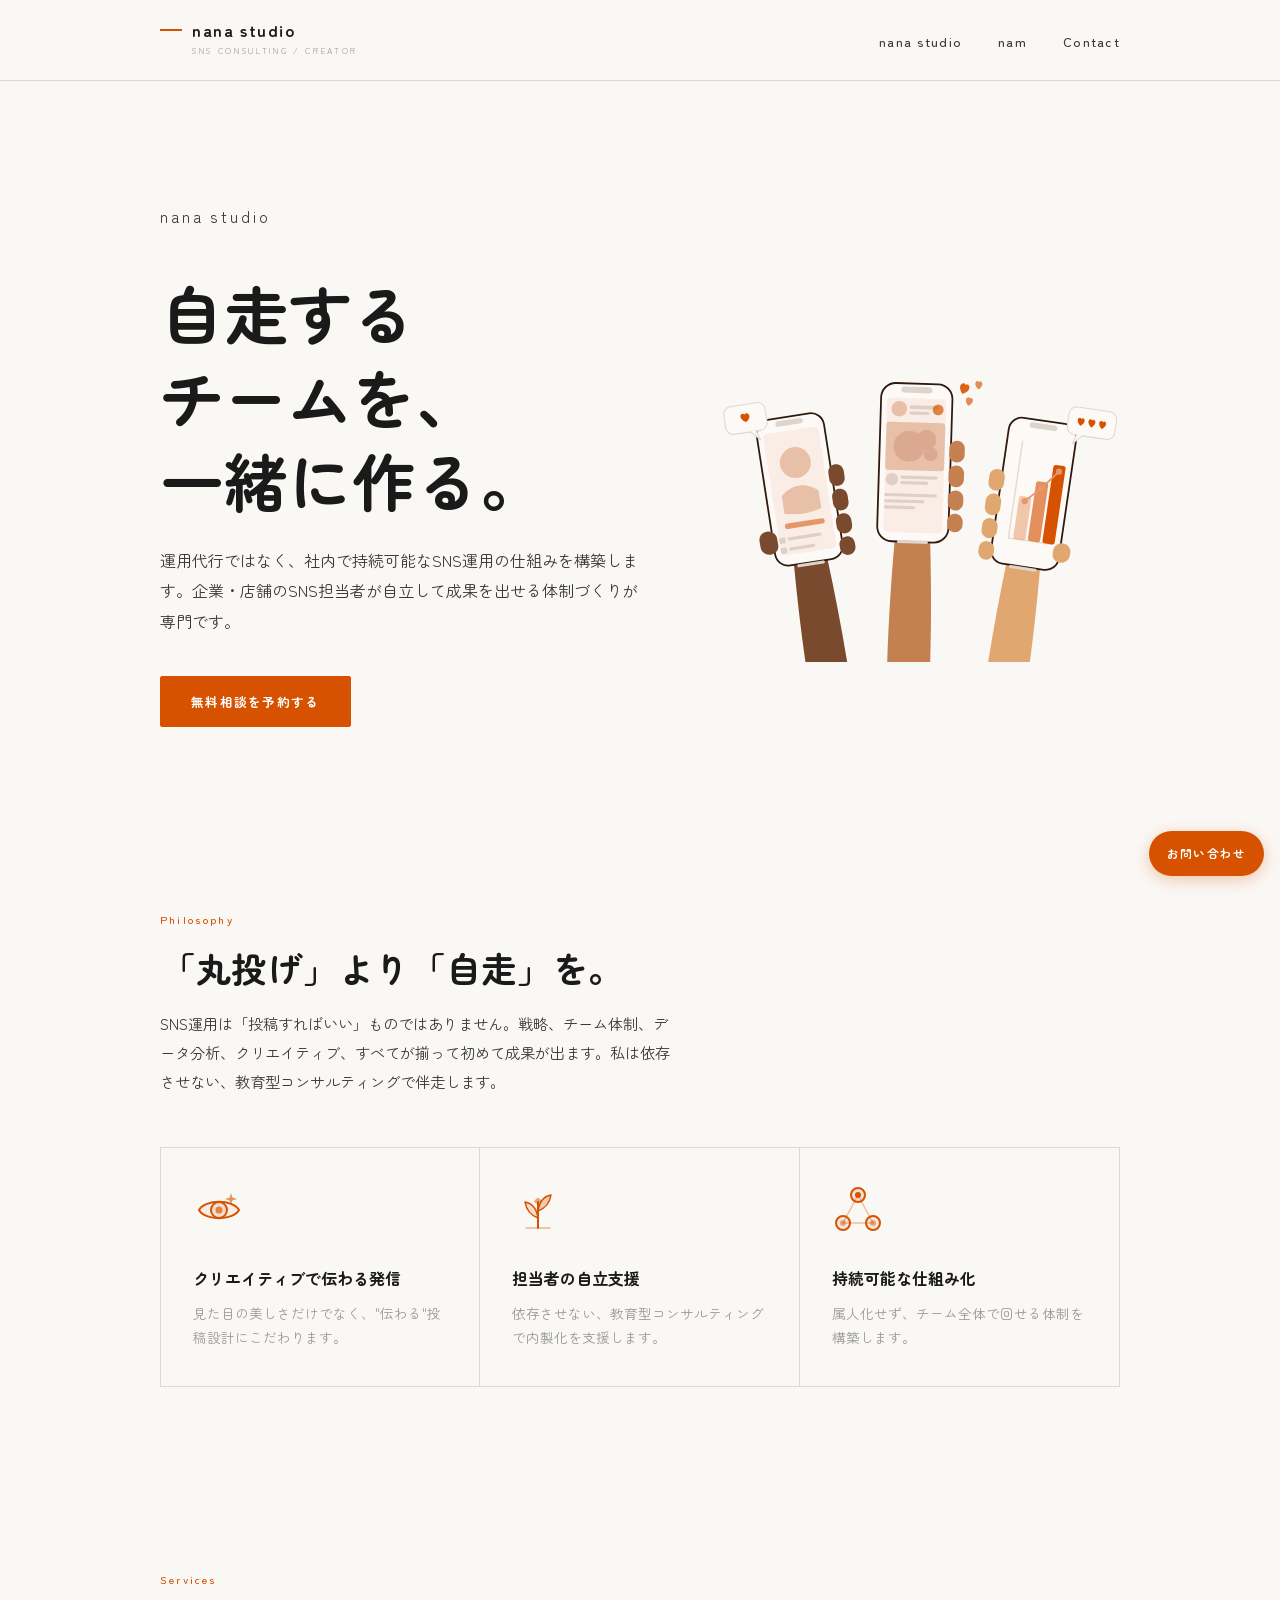
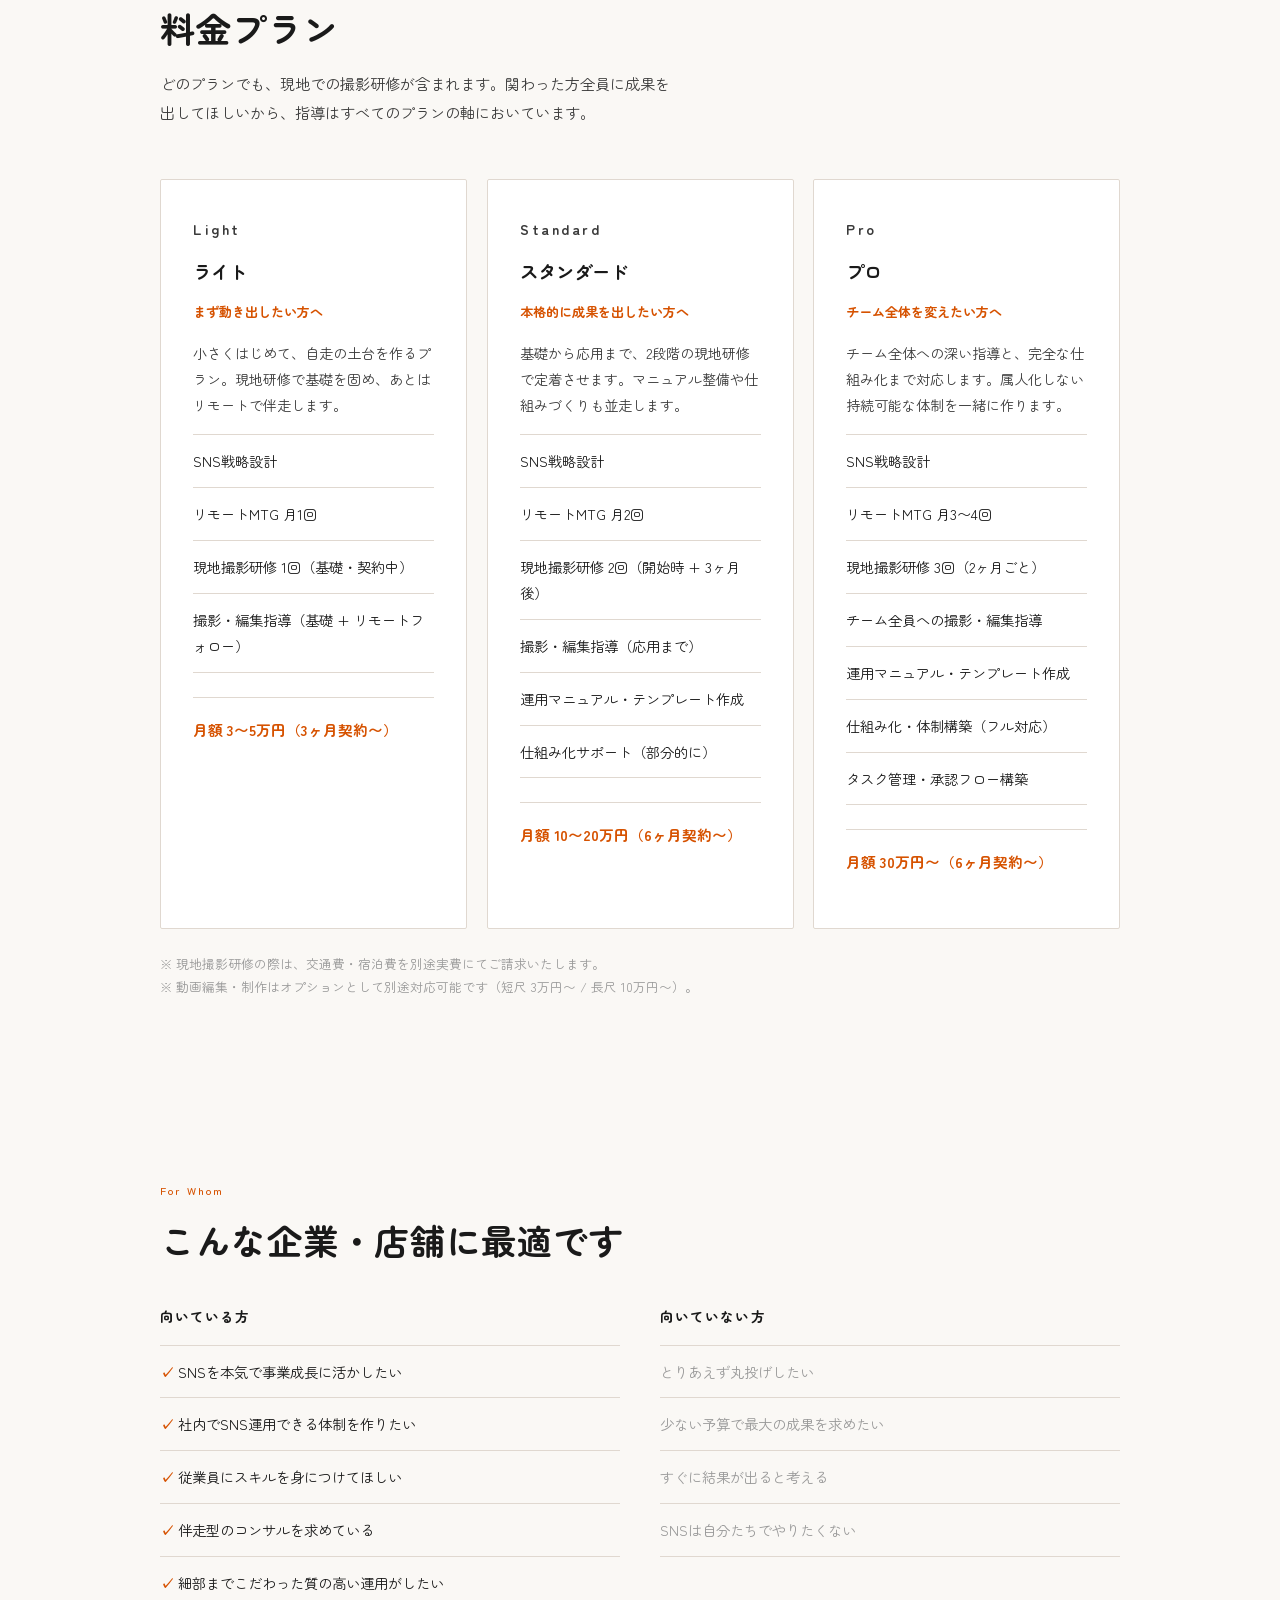
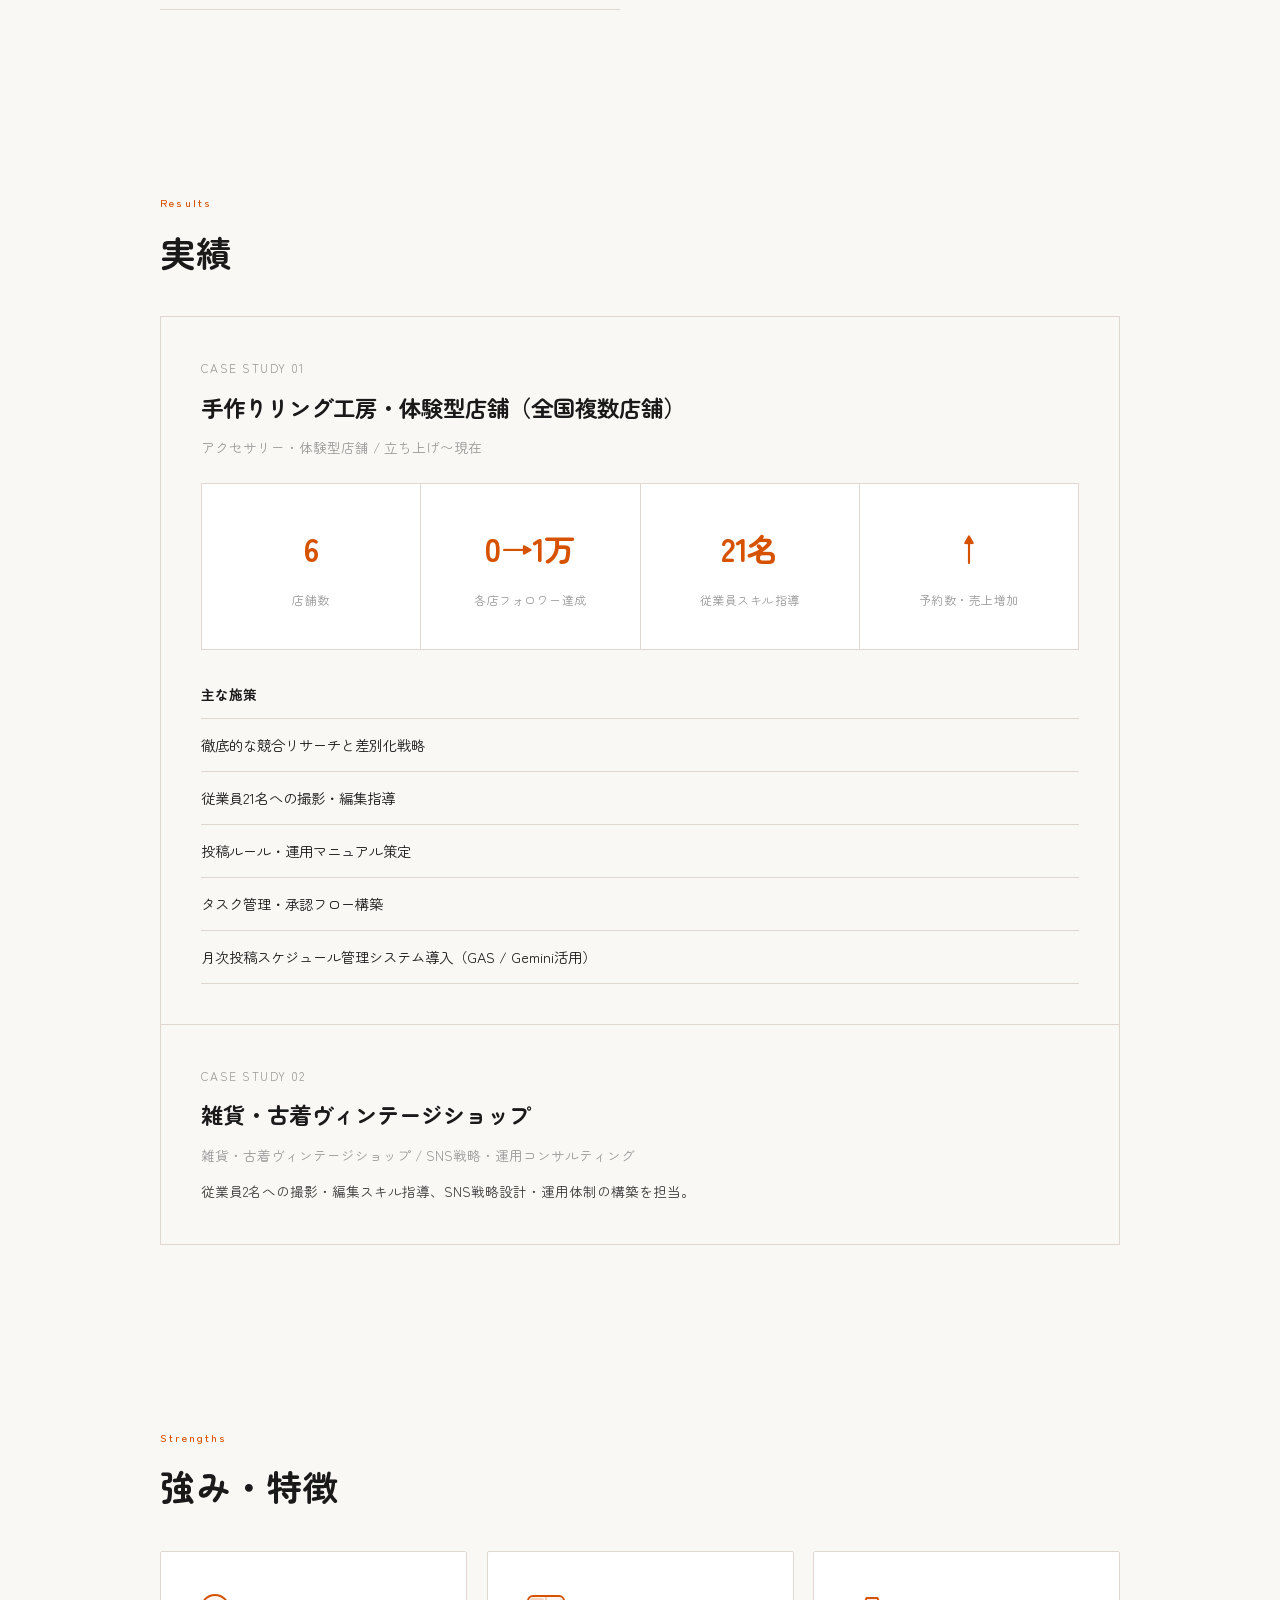
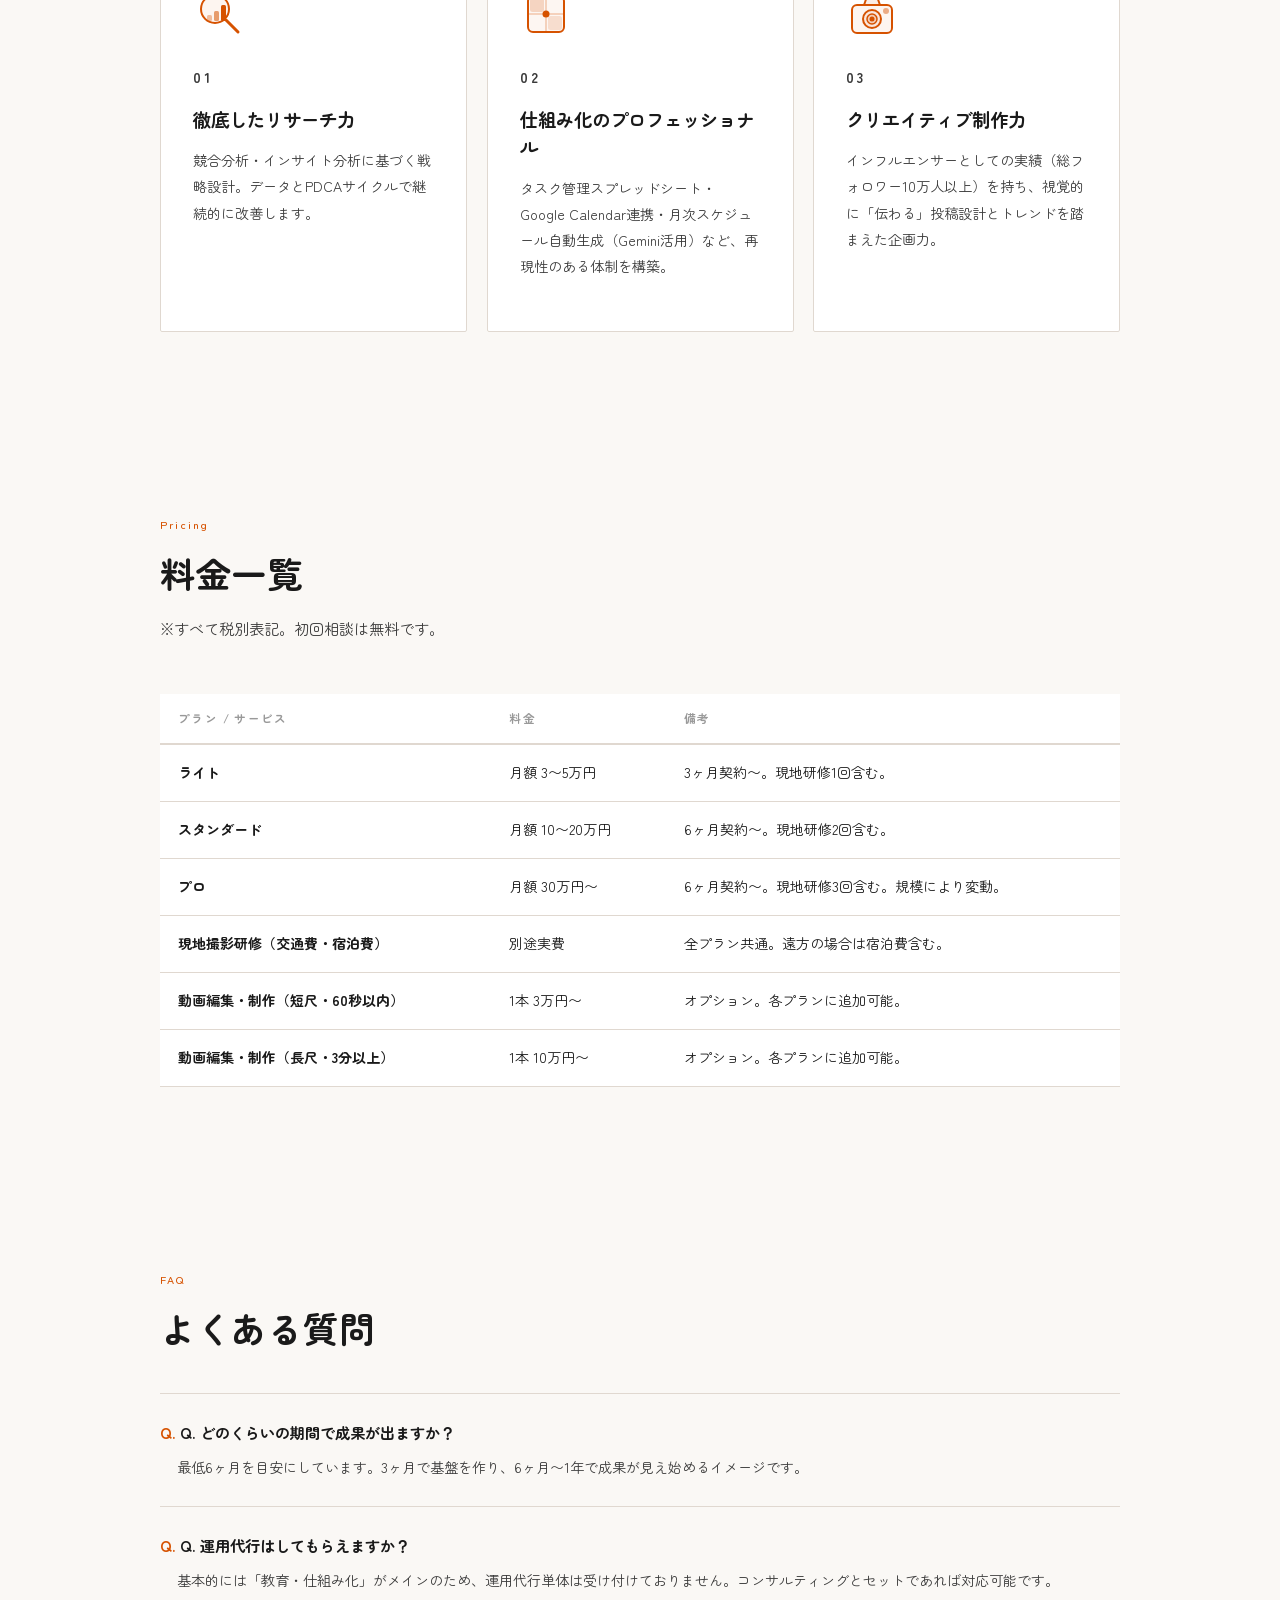
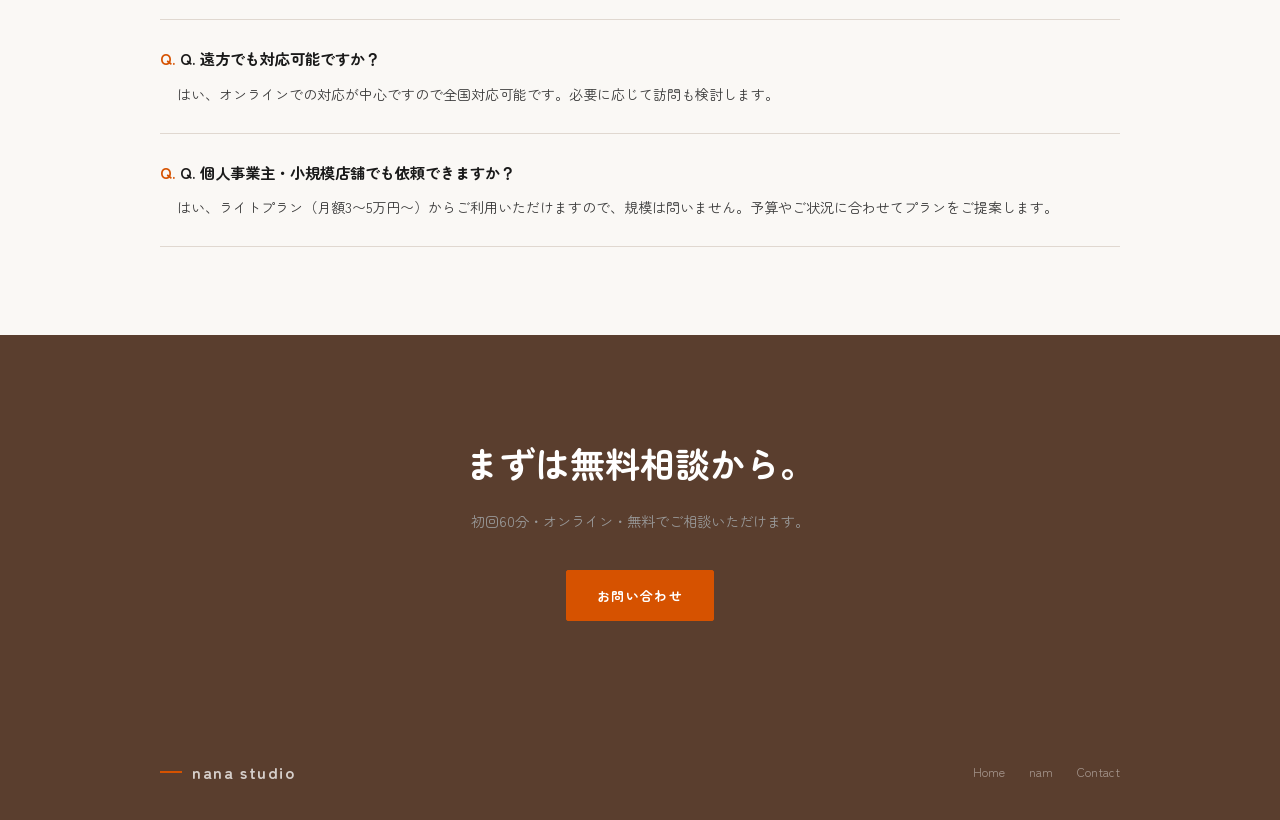
<file: studio.html>
<!DOCTYPE html>
<html lang="ja">
<head>
  <meta charset="UTF-8">
  <meta name="viewport" content="width=device-width, initial-scale=1.0">
  <title>nana studio — SNSコンサルティング</title>
  <link rel="preconnect" href="https://fonts.googleapis.com">
  <link href="https://fonts.googleapis.com/css2?family=Zen+Maru+Gothic:wght@300;400;500;700;900&display=swap" rel="stylesheet">
  <link rel="stylesheet" href="css/style.css">
</head>
<body>

  <!-- NAV -->
  <nav>
    <div class="container">
      <a href="index.html" class="logo-d">
        <div class="d-row"><span class="d-line"></span><span class="d-nana">nana studio</span></div>
        <div class="d-sub">SNS CONSULTING / CREATOR</div>
      </a>
      <ul class="nav-links">
        <li><a href="studio.html">nana studio</a></li>
        <li><a href="nam.html">nam</a></li>
        <li><a href="contact.html">Contact</a></li>
      </ul>
    </div>
  </nav>

  <!-- HERO -->
  <section class="hero" style="padding-bottom: 0;">
    <div class="container">
      <div class="hero-grid" style="display: grid; grid-template-columns: 1fr 400px; gap: 48px; align-items: center;">
        <div style="padding-bottom: 80px;">
          <p class="hero-label">nana studio</p>
          <h1>自走する<br>チームを、<br>一緒に作る。</h1>
          <p>運用代行ではなく、社内で持続可能なSNS運用の仕組みを構築します。企業・店舗のSNS担当者が自立して成果を出せる体制づくりが専門です。</p>
          <a href="contact.html" class="btn btn-fill">無料相談を予約する</a>
        </div>
        <div class="illust-hero" style="overflow: hidden; min-width: 0; height: 480px;">
          <img src="image/illust/illust-consult.svg" alt="Consulting Illustration" style="width: 100%; height: 100%; object-fit: contain; display: block;">
        </div>
      </div>
    </div>
  </section>

  <!-- PHILOSOPHY -->
  <section>
    <div class="container">
      <p class="section-label">Philosophy</p>
      <h2 class="section-title">「丸投げ」より「自走」を。</h2>
      <p class="section-desc">SNS運用は「投稿すればいい」ものではありません。戦略、チーム体制、データ分析、クリエイティブ、すべてが揃って初めて成果が出ます。私は依存させない、教育型コンサルティングで伴走します。</p>
      <div class="philosophy-grid" style="display: grid; grid-template-columns: repeat(3, 1fr); gap: 0; border: var(--border);">
        <div style="padding: 36px 32px; border-right: var(--border);">
          <!-- icon: eye + sparkle -->
          <svg width="52" height="52" viewBox="0 0 52 52" fill="none" xmlns="http://www.w3.org/2000/svg" style="margin-bottom:20px;">
            <path d="M6 26 C12 15 40 15 46 26 C40 37 12 37 6 26Z" stroke="#d65200" stroke-width="2" fill="#d65200" fill-opacity="0.07"/>
            <circle cx="26" cy="26" r="8" stroke="#d65200" stroke-width="2" fill="#d65200" fill-opacity="0.1"/>
            <circle cx="26" cy="26" r="3.5" fill="#d65200" fill-opacity="0.65"/>
            <path d="M38 9 L39.4 13.6 L44 15 L39.4 16.4 L38 21 L36.6 16.4 L32 15 L36.6 13.6 Z" fill="#d65200" fill-opacity="0.6"/>
          </svg>
          <p style="font-weight: 700; margin-bottom: 8px;">クリエイティブで伝わる発信</p>
          <p class="text-sm text-mid">見た目の美しさだけでなく、"伝わる"投稿設計にこだわります。</p>
        </div>
        <div style="padding: 36px 32px; border-right: var(--border);">
          <!-- icon: seedling / growth -->
          <svg width="52" height="52" viewBox="0 0 52 52" fill="none" xmlns="http://www.w3.org/2000/svg" style="margin-bottom:20px;">
            <line x1="26" y1="44" x2="26" y2="18" stroke="#d65200" stroke-width="2" stroke-linecap="round"/>
            <path d="M26 34 Q15 30 13 18 Q24 20 26 34Z" fill="#d65200" fill-opacity="0.18" stroke="#d65200" stroke-width="1.5" stroke-linejoin="round"/>
            <path d="M26 27 Q37 23 39 11 Q28 13 26 27Z" fill="#d65200" fill-opacity="0.28" stroke="#d65200" stroke-width="1.5" stroke-linejoin="round"/>
            <path d="M22 18 Q26 10 30 18 Q26 22 22 18Z" fill="#d65200" fill-opacity="0.5"/>
            <line x1="14" y1="44" x2="38" y2="44" stroke="#d65200" stroke-width="1.5" stroke-linecap="round" stroke-opacity="0.4"/>
          </svg>
          <p style="font-weight: 700; margin-bottom: 8px;">担当者の自立支援</p>
          <p class="text-sm text-mid">依存させない、教育型コンサルティングで内製化を支援します。</p>
        </div>
        <div style="padding: 36px 32px;">
          <!-- icon: connected nodes / system -->
          <svg width="52" height="52" viewBox="0 0 52 52" fill="none" xmlns="http://www.w3.org/2000/svg" style="margin-bottom:20px;">
            <line x1="26" y1="11" x2="11" y2="39" stroke="#d65200" stroke-width="1.5" stroke-opacity="0.35" stroke-linecap="round"/>
            <line x1="26" y1="11" x2="41" y2="39" stroke="#d65200" stroke-width="1.5" stroke-opacity="0.35" stroke-linecap="round"/>
            <line x1="11" y1="39" x2="41" y2="39" stroke="#d65200" stroke-width="1.5" stroke-opacity="0.35" stroke-linecap="round"/>
            <circle cx="26" cy="11" r="7" fill="#d65200" fill-opacity="0.15" stroke="#d65200" stroke-width="2"/>
            <circle cx="26" cy="11" r="3" fill="#d65200"/>
            <circle cx="11" cy="39" r="7" fill="#d65200" fill-opacity="0.1" stroke="#d65200" stroke-width="2"/>
            <circle cx="11" cy="39" r="3" fill="#d65200" fill-opacity="0.45"/>
            <circle cx="41" cy="39" r="7" fill="#d65200" fill-opacity="0.1" stroke="#d65200" stroke-width="2"/>
            <circle cx="41" cy="39" r="3" fill="#d65200" fill-opacity="0.45"/>
          </svg>
          <p style="font-weight: 700; margin-bottom: 8px;">持続可能な仕組み化</p>
          <p class="text-sm text-mid">属人化せず、チーム全体で回せる体制を構築します。</p>
        </div>
      </div>
    </div>
  </section>

  <!-- SERVICES -->
  <section>
    <div class="container">
      <p class="section-label">Services</p>
      <h2 class="section-title">料金プラン</h2>
      <p class="section-desc">どのプランでも、現地での撮影研修が含まれます。関わった方全員に成果を出してほしいから、指導はすべてのプランの軸においています。</p>
      <div class="cards cards-3" style="margin-top: 40px;">

        <div class="card">
          <p class="card-label">Light</p>
          <h3>ライト</h3>
          <p style="font-size: 0.82rem; color: var(--orange); font-weight: 700; margin-bottom: 16px;">まず動き出したい方へ</p>
          <p>小さくはじめて、自走の土台を作るプラン。現地研修で基礎を固め、あとはリモートで伴走します。</p>
          <ul class="list-plain" style="margin-bottom: 24px;">
            <li>SNS戦略設計</li>
            <li>リモートMTG 月1回</li>
            <li>現地撮影研修 1回（基礎・契約中）</li>
            <li>撮影・編集指導（基礎 + リモートフォロー）</li>
          </ul>
          <p class="price">月額 3〜5万円（3ヶ月契約〜）</p>
        </div>

        <div class="card">
          <p class="card-label">Standard</p>
          <h3>スタンダード</h3>
          <p style="font-size: 0.82rem; color: var(--orange); font-weight: 700; margin-bottom: 16px;">本格的に成果を出したい方へ</p>
          <p>基礎から応用まで、2段階の現地研修で定着させます。マニュアル整備や仕組みづくりも並走します。</p>
          <ul class="list-plain" style="margin-bottom: 24px;">
            <li>SNS戦略設計</li>
            <li>リモートMTG 月2回</li>
            <li>現地撮影研修 2回（開始時 + 3ヶ月後）</li>
            <li>撮影・編集指導（応用まで）</li>
            <li>運用マニュアル・テンプレート作成</li>
            <li>仕組み化サポート（部分的に）</li>
          </ul>
          <p class="price">月額 10〜20万円（6ヶ月契約〜）</p>
        </div>

        <div class="card">
          <p class="card-label">Pro</p>
          <h3>プロ</h3>
          <p style="font-size: 0.82rem; color: var(--orange); font-weight: 700; margin-bottom: 16px;">チーム全体を変えたい方へ</p>
          <p>チーム全体への深い指導と、完全な仕組み化まで対応します。属人化しない持続可能な体制を一緒に作ります。</p>
          <ul class="list-plain" style="margin-bottom: 24px;">
            <li>SNS戦略設計</li>
            <li>リモートMTG 月3〜4回</li>
            <li>現地撮影研修 3回（2ヶ月ごと）</li>
            <li>チーム全員への撮影・編集指導</li>
            <li>運用マニュアル・テンプレート作成</li>
            <li>仕組み化・体制構築（フル対応）</li>
            <li>タスク管理・承認フロー構築</li>
          </ul>
          <p class="price">月額 30万円〜（6ヶ月契約〜）</p>
        </div>

      </div>
      <p style="margin-top: 24px; font-size: 0.8rem; color: var(--mid);">※ 現地撮影研修の際は、交通費・宿泊費を別途実費にてご請求いたします。<br>※ 動画編集・制作はオプションとして別途対応可能です（短尺 3万円〜 / 長尺 10万円〜）。</p>
    </div>
  </section>

  <!-- FOR WHOM -->
  <section>
    <div class="container">
      <p class="section-label">For Whom</p>
      <h2 class="section-title">こんな企業・店舗に最適です</h2>
      <div class="grid-2" style="display: grid; grid-template-columns: 1fr 1fr; gap: 40px; margin-top: 40px;">
        <div>
          <p style="font-weight: 700; margin-bottom: 16px; font-size: 0.85rem; letter-spacing: 0.08em; text-transform: uppercase;">向いている方</p>
          <ul class="list-plain list-check">
            <li>SNSを本気で事業成長に活かしたい</li>
            <li>社内でSNS運用できる体制を作りたい</li>
            <li>従業員にスキルを身につけてほしい</li>
            <li>伴走型のコンサルを求めている</li>
            <li>細部までこだわった質の高い運用がしたい</li>
          </ul>
        </div>
        <div>
          <p style="font-weight: 700; margin-bottom: 16px; font-size: 0.85rem; letter-spacing: 0.08em; text-transform: uppercase;">向いていない方</p>
          <ul class="list-plain">
            <li style="color: var(--mid);">とりあえず丸投げしたい</li>
            <li style="color: var(--mid);">少ない予算で最大の成果を求めたい</li>
            <li style="color: var(--mid);">すぐに結果が出ると考える</li>
            <li style="color: var(--mid);">SNSは自分たちでやりたくない</li>
          </ul>
        </div>
      </div>
    </div>
  </section>

  <!-- RESULTS -->
  <section>
    <div class="container">
      <p class="section-label">Results</p>
      <h2 class="section-title">実績</h2>
      <div style="border: var(--border); padding: 40px; margin-top: 40px;">
        <p style="font-size: 0.75rem; letter-spacing: 0.12em; text-transform: uppercase; color: var(--mid); margin-bottom: 8px;">Case Study 01</p>
        <h3 style="font-size: 1.4rem; margin-bottom: 8px;">手作りリング工房・体験型店舗（全国複数店舗）</h3>
        <p class="text-sm text-mid" style="margin-bottom: 24px;">アクセサリー・体験型店舗 / 立ち上げ〜現在</p>
        <div class="stats" style="margin-bottom: 32px;">
          <div class="stat-item">
            <span class="stat-number">6</span>
            <span class="stat-label">店舗数</span>
          </div>
          <div class="stat-item">
            <span class="stat-number">0→1万</span>
            <span class="stat-label">各店フォロワー達成</span>
          </div>
          <div class="stat-item">
            <span class="stat-number">21名</span>
            <span class="stat-label">従業員スキル指導</span>
          </div>
          <div class="stat-item">
            <span class="stat-number">↑</span>
            <span class="stat-label">予約数・売上増加</span>
          </div>
        </div>
        <p style="font-size: 0.85rem; font-weight: 700; margin-bottom: 12px;">主な施策</p>
        <ul class="list-plain text-sm">
          <li>徹底的な競合リサーチと差別化戦略</li>
          <li>従業員21名への撮影・編集指導</li>
          <li>投稿ルール・運用マニュアル策定</li>
          <li>タスク管理・承認フロー構築</li>
          <li>月次投稿スケジュール管理システム導入（GAS / Gemini活用）</li>
        </ul>
      </div>

      <div style="border: var(--border); border-top: none; padding: 40px;">
        <p style="font-size: 0.75rem; letter-spacing: 0.12em; text-transform: uppercase; color: var(--mid); margin-bottom: 8px;">Case Study 02</p>
        <h3 style="font-size: 1.4rem; margin-bottom: 8px;">雑貨・古着ヴィンテージショップ</h3>
        <p class="text-sm text-mid" style="margin-bottom: 12px;">雑貨・古着ヴィンテージショップ / SNS戦略・運用コンサルティング</p>
        <p class="text-sm" style="color: var(--dark);">従業員2名への撮影・編集スキル指導、SNS戦略設計・運用体制の構築を担当。</p>
      </div>
    </div>
  </section>

  <!-- STRENGTHS -->
  <section>
    <div class="container">
      <p class="section-label">Strengths</p>
      <h2 class="section-title">強み・特徴</h2>
      <div class="cards cards-3" style="margin-top: 40px;">
        <div class="card">
          <!-- icon: magnifying glass + graph -->
          <svg width="52" height="52" viewBox="0 0 52 52" fill="none" xmlns="http://www.w3.org/2000/svg" style="margin-bottom:16px;">
            <circle cx="22" cy="21" r="14" stroke="#d65200" stroke-width="2" fill="#d65200" fill-opacity="0.06"/>
            <rect x="14" y="27" width="5" height="6" rx="1.5" fill="#d65200" fill-opacity="0.35"/>
            <rect x="21" y="23" width="5" height="10" rx="1.5" fill="#d65200" fill-opacity="0.55"/>
            <rect x="28" y="17" width="5" height="16" rx="1.5" fill="#d65200"/>
            <line x1="33" y1="32" x2="45" y2="44" stroke="#d65200" stroke-width="3" stroke-linecap="round"/>
          </svg>
          <p class="card-label">01</p>
          <h3>徹底したリサーチ力</h3>
          <p>競合分析・インサイト分析に基づく戦略設計。データとPDCAサイクルで継続的に改善します。</p>
        </div>
        <div class="card">
          <!-- icon: grid structure -->
          <svg width="52" height="52" viewBox="0 0 52 52" fill="none" xmlns="http://www.w3.org/2000/svg" style="margin-bottom:16px;">
            <rect x="8" y="8" width="36" height="36" rx="5" stroke="#d65200" stroke-width="2" fill="#d65200" fill-opacity="0.05"/>
            <line x1="8" y1="26" x2="44" y2="26" stroke="#d65200" stroke-width="1.5" stroke-opacity="0.3"/>
            <line x1="26" y1="8" x2="26" y2="44" stroke="#d65200" stroke-width="1.5" stroke-opacity="0.3"/>
            <rect x="10" y="10" width="14" height="14" rx="2.5" fill="#d65200" fill-opacity="0.2"/>
            <rect x="28" y="28" width="14" height="14" rx="2.5" fill="#d65200" fill-opacity="0.15"/>
            <circle cx="26" cy="26" r="3.5" fill="#d65200"/>
          </svg>
          <p class="card-label">02</p>
          <h3>仕組み化のプロフェッショナル</h3>
          <p>タスク管理スプレッドシート・Google Calendar連携・月次スケジュール自動生成（Gemini活用）など、再現性のある体制を構築。</p>
        </div>
        <div class="card">
          <!-- icon: camera -->
          <svg width="52" height="52" viewBox="0 0 52 52" fill="none" xmlns="http://www.w3.org/2000/svg" style="margin-bottom:16px;">
            <rect x="6" y="17" width="40" height="28" rx="5" stroke="#d65200" stroke-width="2" fill="#d65200" fill-opacity="0.06"/>
            <path d="M18 17 L20.5 10 L31.5 10 L34 17" stroke="#d65200" stroke-width="2" fill="#d65200" fill-opacity="0.1" stroke-linejoin="round"/>
            <circle cx="26" cy="31" r="9" stroke="#d65200" stroke-width="2" fill="#d65200" fill-opacity="0.08"/>
            <circle cx="26" cy="31" r="5" stroke="#d65200" stroke-width="1.5" fill="#d65200" fill-opacity="0.18"/>
            <circle cx="26" cy="31" r="2.5" fill="#d65200"/>
            <circle cx="40" cy="23" r="3" fill="#d65200" fill-opacity="0.45"/>
          </svg>
          <p class="card-label">03</p>
          <h3>クリエイティブ制作力</h3>
          <p>インフルエンサーとしての実績（総フォロワー10万人以上）を持ち、視覚的に「伝わる」投稿設計とトレンドを踏まえた企画力。</p>
        </div>
      </div>
    </div>
  </section>

  <!-- PRICING -->
  <section>
    <div class="container">
      <p class="section-label">Pricing</p>
      <h2 class="section-title">料金一覧</h2>
      <p class="section-desc">※すべて税別表記。初回相談は無料です。</p>
      <table>
        <thead>
          <tr>
            <th>プラン / サービス</th>
            <th>料金</th>
            <th>備考</th>
          </tr>
        </thead>
        <tbody>
          <tr>
            <td><strong>ライト</strong></td>
            <td>月額 3〜5万円</td>
            <td>3ヶ月契約〜。現地研修1回含む。</td>
          </tr>
          <tr>
            <td><strong>スタンダード</strong></td>
            <td>月額 10〜20万円</td>
            <td>6ヶ月契約〜。現地研修2回含む。</td>
          </tr>
          <tr>
            <td><strong>プロ</strong></td>
            <td>月額 30万円〜</td>
            <td>6ヶ月契約〜。現地研修3回含む。規模により変動。</td>
          </tr>
          <tr>
            <td><strong>現地撮影研修（交通費・宿泊費）</strong></td>
            <td>別途実費</td>
            <td>全プラン共通。遠方の場合は宿泊費含む。</td>
          </tr>
          <tr>
            <td><strong>動画編集・制作（短尺・60秒以内）</strong></td>
            <td>1本 3万円〜</td>
            <td>オプション。各プランに追加可能。</td>
          </tr>
          <tr>
            <td><strong>動画編集・制作（長尺・3分以上）</strong></td>
            <td>1本 10万円〜</td>
            <td>オプション。各プランに追加可能。</td>
          </tr>
        </tbody>
      </table>
    </div>
  </section>

  <!-- FAQ -->
  <section>
    <div class="container">
      <p class="section-label">FAQ</p>
      <h2 class="section-title">よくある質問</h2>
      <div style="margin-top: 40px;">
        <div class="faq-item">
          <p class="faq-q">Q. どのくらいの期間で成果が出ますか？</p>
          <p class="faq-a">最低6ヶ月を目安にしています。3ヶ月で基盤を作り、6ヶ月〜1年で成果が見え始めるイメージです。</p>
        </div>
        <div class="faq-item">
          <p class="faq-q">Q. 運用代行はしてもらえますか？</p>
          <p class="faq-a">基本的には「教育・仕組み化」がメインのため、運用代行単体は受け付けておりません。コンサルティングとセットであれば対応可能です。</p>
        </div>
        <div class="faq-item">
          <p class="faq-q">Q. 遠方でも対応可能ですか？</p>
          <p class="faq-a">はい、オンラインでの対応が中心ですので全国対応可能です。必要に応じて訪問も検討します。</p>
        </div>
        <div class="faq-item">
          <p class="faq-q">Q. 個人事業主・小規模店舗でも依頼できますか？</p>
          <p class="faq-a">はい、ライトプラン（月額3〜5万円〜）からご利用いただけますので、規模は問いません。予算やご状況に合わせてプランをご提案します。</p>
        </div>
      </div>
    </div>
  </section>

  <!-- CTA -->
  <section class="cta-band">
    <div class="container">
      <h2>まずは無料相談から。</h2>
      <p>初回60分・オンライン・無料でご相談いただけます。</p>
      <a href="contact.html" class="btn">お問い合わせ</a>
    </div>
  </section>

  <!-- FOOTER -->
  <footer>
    <div class="container">
      <a href="index.html" class="logo-d">
        <div class="d-row"><span class="d-line"></span><span class="d-nana">nana studio</span></div>
      </a>
      <ul class="footer-links">
        <li><a href="index.html">Home</a></li>
        <li><a href="nam.html">nam</a></li>
        <li><a href="contact.html">Contact</a></li>
      </ul>
    </div>
  </footer>

  <script src="js/main.js"></script>
</body>
</html>
</file>
<file: css/style.css>
/* ===========================
   IMPORT FONTS
   =========================== */

@import url('https://fonts.googleapis.com/css2?family=Zen+Maru+Gothic:wght@300;400;500;700;900&display=swap');

/* ===========================
   DESIGN TOKENS
   =========================== */

:root {
  --orange:      #d65200;
  --orange-light:#f4e8e0;
  --black:       #1a1a1a;
  --dark:        #3a3a3a;
  --mid:         #999;
  --border-c:    #e0d8d0;
  --bg:          #faf8f5;
  --bg-warm:     #f5f0ea;
  --white:       #ffffff;

  /* ウォームブラウン（フッター・ボタン用） */
  --brown:       #7a6050;
  --brown-dark:  #5a3e2e;

  --font:        'Zen Maru Gothic', 'Hiragino Sans', sans-serif;
  --max-width:   960px;
  --border:      1px solid var(--border-c);
  --radius:      2px;
}

/* ===========================
   RESET & BASE
   =========================== */

*, *::before, *::after {
  box-sizing: border-box;
  margin: 0;
  padding: 0;
}

html {
  font-size: 16px;
  scroll-behavior: smooth;
}

body {
  font-family: var(--font);
  color: var(--black);
  background: var(--bg);
  line-height: 1.8;
  -webkit-font-smoothing: antialiased;
}

a {
  color: inherit;
  text-decoration: none;
}

a:hover { opacity: 0.7; }

img { max-width: 100%; display: block; }

/* ===========================
   LAYOUT
   =========================== */

.container {
  width: min(var(--max-width), calc(100% - 128px));
  margin: 0 auto;
}

section {
  padding: 88px 0;
}

/* ===========================
   NAV
   =========================== */

nav {
  padding: 22px 0;
  background: var(--bg);
  border-bottom: var(--border);
  position: sticky;
  top: 0;
  z-index: 100;
}

nav .container {
  display: flex;
  justify-content: space-between;
  align-items: center;
}

.nav-logo {
  font-size: 1.05rem;
  font-weight: 700;
  letter-spacing: 0.08em;
  color: var(--black);
}

.nav-logo span {
  color: var(--orange);
}

.nav-links {
  display: flex;
  gap: 36px;
  list-style: none;
}

.nav-links a {
  font-size: 0.8rem;
  font-weight: 500;
  letter-spacing: 0.1em;
  color: var(--dark);
}

/* ===========================
   HERO
   =========================== */

.hero {
  padding: 120px 0 100px;
  background: var(--bg);
}

.hero-label {
  display: inline-block;
  font-size: 0.72rem;
  font-weight: 500;
  letter-spacing: 0.18em;
  color: var(--orange);
  margin-bottom: 20px;
}

.hero h1 {
  font-size: clamp(2.4rem, 5.5vw, 4rem);
  font-weight: 700;
  line-height: 1.3;
  letter-spacing: 0;
  margin-bottom: 24px;
  color: var(--black);
}

.hero h1 em {
  font-style: normal;
  color: var(--orange);
}

.hero p {
  font-size: 1rem;
  color: var(--dark);
  max-width: 480px;
  margin-bottom: 40px;
  font-weight: 400;
  line-height: 1.9;
}

/* ===========================
   SECTION HEADER
   =========================== */

.section-label {
  display: inline-block;
  font-size: 0.68rem;
  font-weight: 500;
  letter-spacing: 0.2em;
  color: var(--orange);
  margin-bottom: 14px;
}

.section-title {
  font-size: clamp(1.5rem, 2.8vw, 2.2rem);
  font-weight: 700;
  letter-spacing: 0.02em;
  margin-bottom: 16px;
  line-height: 1.4;
  color: var(--black);
}

.section-desc {
  color: var(--dark);
  max-width: 520px;
  margin-bottom: 52px;
  font-size: 0.95rem;
  line-height: 1.9;
}

/* ===========================
   DIVIDER
   =========================== */

hr {
  border: none;
  border-top: var(--border);
  margin: 0;
}

/* ===========================
   BUTTONS
   =========================== */

.btn {
  display: inline-block;
  padding: 13px 30px;
  font-family: var(--font);
  font-size: 0.8rem;
  font-weight: 700;
  letter-spacing: 0.1em;
  cursor: pointer;
  transition: all 0.22s ease;
  border-radius: var(--radius);
  border: 1.5px solid var(--brown);
  background: transparent;
  color: var(--brown);
}

.btn:hover {
  background: var(--brown);
  color: var(--white);
  opacity: 1;
}

.btn-fill {
  background: var(--orange);
  border-color: var(--orange);
  color: var(--white);
}

.btn-fill:hover {
  background: #b84700;
  border-color: #b84700;
  color: var(--white);
}

.btn-group {
  display: flex;
  gap: 14px;
  flex-wrap: wrap;
}

/* ===========================
   PLACEHOLDER IMAGE
   =========================== */

.placeholder {
  background: var(--bg-warm);
  border: var(--border);
  display: flex;
  align-items: center;
  justify-content: center;
  color: var(--mid);
  font-size: 0.75rem;
  letter-spacing: 0.08em;
  font-weight: 500;
}

/* ===========================
   CARDS
   =========================== */

.cards {
  display: grid;
  gap: 20px;
}

.cards-2 { grid-template-columns: repeat(2, 1fr); }
.cards-3 { grid-template-columns: repeat(3, 1fr); }

.card {
  background: var(--white);
  border: var(--border);
  padding: 36px 32px;
  border-radius: var(--radius);
}

.card-label {
  font-size: 0.68rem;
  font-weight: 700;
  letter-spacing: 0.18em;
  color: var(--orange);
  margin-bottom: 10px;
}

.card h3 {
  font-size: 1.15rem;
  font-weight: 700;
  margin-bottom: 14px;
  line-height: 1.5;
}

.card p {
  font-size: 0.88rem;
  color: var(--dark);
  margin-bottom: 16px;
  line-height: 1.85;
}

.card .price {
  font-size: 0.92rem;
  font-weight: 700;
  border-top: var(--border);
  padding-top: 18px;
  margin-top: 18px;
  color: var(--orange);
}

/* ===========================
   LIST
   =========================== */

.list-plain {
  list-style: none;
}

.list-plain li {
  padding: 13px 0;
  border-bottom: var(--border);
  font-size: 0.9rem;
  font-weight: 400;
}

.list-plain li:first-child {
  border-top: var(--border);
}

.list-check li::before {
  content: "✓  ";
  color: var(--orange);
  font-weight: 700;
}

/* ===========================
   STATS / NUMBERS
   =========================== */

.stats {
  display: grid;
  grid-template-columns: repeat(4, 1fr);
  background: var(--white);
  border-top: var(--border);
  border-left: var(--border);
}

.stat-item {
  padding: 36px 20px;
  border-right: var(--border);
  border-bottom: var(--border);
  text-align: center;
}

.stat-number {
  font-size: 2rem;
  font-weight: 700;
  color: var(--orange);
  display: block;
  margin-bottom: 6px;
  letter-spacing: -0.02em;
}

.stat-label {
  font-size: 0.75rem;
  color: var(--mid);
  font-weight: 400;
  letter-spacing: 0.04em;
}

/* ===========================
   FAQ
   =========================== */

.faq-item {
  border-bottom: var(--border);
  padding: 26px 0;
}

.faq-item:first-child {
  border-top: var(--border);
}

.faq-q {
  font-weight: 700;
  margin-bottom: 10px;
  font-size: 0.95rem;
  line-height: 1.6;
}

.faq-q::before {
  content: "Q. ";
  color: var(--orange);
}

.faq-a {
  font-size: 0.88rem;
  color: var(--dark);
  line-height: 1.85;
  padding-left: 1.2em;
}

/* ===========================
   TABLE
   =========================== */

table {
  width: 100%;
  border-collapse: collapse;
  font-size: 0.88rem;
  background: var(--white);
}

th {
  text-align: left;
  padding: 14px 18px;
  border-bottom: 2px solid var(--border-c);
  font-size: 0.72rem;
  letter-spacing: 0.12em;
  font-weight: 700;
  color: var(--mid);
}

td {
  padding: 16px 18px;
  border-bottom: var(--border);
  vertical-align: top;
  line-height: 1.7;
}

/* ===========================
   FORM
   =========================== */

.form-group { margin-bottom: 24px; }

label {
  display: block;
  font-size: 0.75rem;
  font-weight: 700;
  letter-spacing: 0.1em;
  margin-bottom: 8px;
  color: var(--dark);
}

input, textarea, select {
  width: 100%;
  padding: 12px 16px;
  border: var(--border);
  border-radius: var(--radius);
  font-family: var(--font);
  font-size: 0.92rem;
  background: var(--white);
  color: var(--black);
  outline: none;
  transition: border-color 0.2s;
}

input:focus, textarea:focus, select:focus {
  border-color: var(--orange);
}

textarea {
  height: 160px;
  resize: vertical;
}

/* ===========================
   ORANGE ACCENT BAND (light)
   =========================== */

.accent-band {
  background: var(--orange-light);
  padding: 72px 0;
}

/* ===========================
   CTA BAND
   =========================== */

.cta-band {
  background: var(--brown-dark);
  color: var(--white);
  padding: 96px 0;
  text-align: center;
}

.cta-band h2 {
  font-size: clamp(1.5rem, 2.8vw, 2.2rem);
  font-weight: 700;
  margin-bottom: 14px;
}

.cta-band p {
  color: var(--mid);
  margin-bottom: 36px;
  font-size: 0.9rem;
}

.cta-band .btn {
  border-color: var(--orange);
  color: var(--white);
  background: var(--orange);
}

.cta-band .btn:hover {
  background: #b84700;
  border-color: #b84700;
}

/* ===========================
   LOGO D
   =========================== */

.logo-d {
  font-family: var(--font);
  text-decoration: none;
  display: inline-block;
}

.logo-d .d-row {
  display: flex;
  align-items: center;
  gap: 10px;
}

.logo-d .d-line {
  width: 22px;
  height: 2px;
  background: var(--orange);
  flex-shrink: 0;
}

.logo-d .d-nana {
  font-size: 1rem;
  font-weight: 700;
  letter-spacing: 0.1em;
  color: var(--black);
  line-height: 1;
}

.logo-d .d-sub {
  font-size: 0.52rem;
  letter-spacing: 0.32em;
  color: var(--mid);
  font-weight: 400;
  margin-top: 5px;
  padding-left: 32px;
}

/* dark bg variant */
.logo-d.dark .d-nana { color: var(--white); }
.logo-d.dark .d-sub  { color: rgba(255,255,255,0.35); }

/* ===========================
   FOOTER
   =========================== */

footer {
  border-top: none;
  padding: 36px 0;
  background: var(--brown-dark);
}

footer .container {
  color: rgba(255,255,255,0.45);
}

.footer-links a {
  color: rgba(255,255,255,0.45) !important;
}

.footer-links a:hover {
  color: rgba(255,255,255,0.8) !important;
  opacity: 1;
}

footer .logo-d .d-line  { background: var(--orange); }
footer .logo-d .d-nana  { color: rgba(255,255,255,0.75); }
footer .logo-d .d-sub   { color: rgba(255,255,255,0.3); }

footer .container {
  display: flex;
  justify-content: space-between;
  align-items: center;
  font-size: 0.78rem;
  color: var(--mid);
}

.footer-links {
  display: flex;
  gap: 24px;
  list-style: none;
}

.footer-links a {
  color: var(--mid);
  font-size: 0.78rem;
  font-weight: 400;
}

/* ===========================
   UTILITY
   =========================== */

.mt-8  { margin-top: 8px; }
.mt-16 { margin-top: 16px; }
.mt-24 { margin-top: 24px; }
.mt-40 { margin-top: 40px; }
.mb-8  { margin-bottom: 8px; }
.mb-16 { margin-bottom: 16px; }
.mb-24 { margin-bottom: 24px; }
.mb-40 { margin-bottom: 40px; }

.text-mid  { color: var(--mid); }
.text-sm   { font-size: 0.85rem; }
.text-orange { color: var(--orange); }
.bg-white  { background: var(--white); }

/* ===========================
   ANIMATIONS
   =========================== */

/* ---- Button: 押し込み ---- */
.btn {
  position: relative;
  overflow: hidden;
}

.btn:active {
  transform: scale(0.96) translateY(1px);
}

/* リップル */
.btn .ripple {
  position: absolute;
  border-radius: 50%;
  background: rgba(255,255,255,0.35);
  transform: scale(0);
  animation: ripple-anim 0.45s linear;
  pointer-events: none;
}

@keyframes ripple-anim {
  to {
    transform: scale(4);
    opacity: 0;
  }
}

/* ---- Card: ホバーで浮き上がり ---- */
.card {
  transition: transform 0.22s ease, box-shadow 0.22s ease;
  will-change: transform;
}

.card:hover {
  transform: translateY(-4px);
  box-shadow: 0 8px 24px rgba(0,0,0,0.07);
}

/* ---- リスト行: ホバーでオレンジ ---- */
.list-plain li {
  transition: color 0.18s ease, padding-left 0.18s ease;
  cursor: default;
}

.list-plain li:hover {
  color: var(--orange);
  padding-left: 6px;
}

/* ---- Stat: ホバーで数字強調 ---- */
.stat-item {
  transition: background 0.2s ease;
}

.stat-item:hover {
  background: var(--bg-warm);
}

.stat-item:hover .stat-number {
  transform: scale(1.05);
}

.stat-number {
  transition: transform 0.2s ease;
  display: block;
}

/* ---- FAQ: ホバー ---- */
.faq-item {
  transition: padding-left 0.2s ease;
  cursor: default;
}

.faq-item:hover {
  padding-left: 8px;
}

/* ---- Nav link: 下線アニメ ---- */
.nav-links a {
  position: relative;
}

.nav-links a::after {
  content: '';
  position: absolute;
  bottom: -2px;
  left: 0;
  width: 0;
  height: 1px;
  background: var(--orange);
  transition: width 0.22s ease;
}

.nav-links a:hover::after {
  width: 100%;
}

.nav-links a:hover {
  opacity: 1;
  color: var(--orange);
}

/* ---- Video Portfolio ---- */
.video-scroll-wrap {
  overflow: hidden;
}
.video-scroll {
  display: flex;
  gap: 12px;
  overflow-x: auto;
  scroll-snap-type: x mandatory;
  -webkit-overflow-scrolling: touch;
  scrollbar-width: none;
  margin-top: 32px;
  padding: 4px 0 16px 0;
}
.video-scroll::-webkit-scrollbar { display: none; }

.video-thumb {
  width: 180px;
  height: 320px;
  border-radius: 6px;
  overflow: hidden;
  position: relative;
  cursor: pointer;
  background: var(--bg-warm);
}
.video-thumb img {
  width: 100%;
  height: 100%;
  object-fit: cover;
  display: block;
  transition: transform 0.3s ease, opacity 0.3s ease;
}
.video-thumb:hover img {
  transform: scale(1.04);
  opacity: 0.85;
}
.play-btn {
  position: absolute;
  top: 50%;
  left: 50%;
  transform: translate(-50%, -50%);
  pointer-events: none;
  transition: transform 0.2s ease;
}
.video-thumb:hover .play-btn {
  transform: translate(-50%, -50%) scale(1.1);
}
.video-thumb iframe {
  display: block;
  width: 100%;
  height: 100%;
  border: none;
}
.video-item {
  flex-shrink: 0;
  scroll-snap-align: start;
}
.video-label {
  font-size: 0.72rem;
  color: var(--mid);
  margin-top: 8px;
  text-align: center;
}

@media (max-width: 768px) {
  .philosophy-grid { grid-template-columns: 1fr !important; }
  .philosophy-grid > div { border-right: none !important; border-bottom: var(--border); }
  .philosophy-grid > div:last-child { border-bottom: none; }

  .video-scroll { padding: 4px 0 16px 0; }
  .video-thumb { width: 150px; height: 267px; }
}

/* ===========================
   MOBILE UI（ハンバーガー・FAB）
   =========================== */

/* ハンバーガーボタン */
.mob-menu-btn {
  position: fixed;
  top: 14px;
  right: 16px;
  z-index: 1100;
  width: 44px;
  height: 44px;
  background: var(--brown-dark);
  border: none;
  border-radius: 50%;
  cursor: pointer;
  display: none;
  flex-direction: column;
  justify-content: center;
  align-items: center;
  gap: 5px;
}
.mob-menu-btn span {
  display: block;
  width: 18px;
  height: 1.5px;
  background: white;
  transition: transform 0.3s ease, opacity 0.3s ease;
}
.mob-menu-btn.open span:nth-child(1) { transform: translateY(6.5px) rotate(45deg); }
.mob-menu-btn.open span:nth-child(2) { opacity: 0; }
.mob-menu-btn.open span:nth-child(3) { transform: translateY(-6.5px) rotate(-45deg); }

/* スライドインメニュー */
.mob-menu {
  position: fixed;
  top: 0;
  right: -280px;
  width: 260px;
  height: 100%;
  background: var(--white);
  z-index: 1050;
  padding: 80px 32px 40px;
  transition: right 0.35s ease;
  box-shadow: -4px 0 24px rgba(0,0,0,0.08);
}
.mob-menu.open { right: 0; }
.mob-menu a {
  display: block;
  font-size: 0.95rem;
  font-weight: 700;
  color: var(--dark);
  padding: 18px 0;
  border-bottom: var(--border);
  text-decoration: none;
  letter-spacing: 0.05em;
}
.mob-menu a:first-child { border-top: var(--border); }

/* オーバーレイ */
.mob-overlay {
  position: fixed;
  inset: 0;
  background: rgba(0,0,0,0.25);
  z-index: 1040;
  opacity: 0;
  pointer-events: none;
  transition: opacity 0.35s;
}
.mob-overlay.open { opacity: 1; pointer-events: all; }

/* お問い合わせ FAB */
.contact-fab {
  position: fixed;
  bottom: 24px;
  right: 16px;
  z-index: 1000;
  background: var(--orange);
  color: white;
  font-size: 0.72rem;
  font-weight: 700;
  letter-spacing: 0.1em;
  padding: 12px 18px;
  border-radius: 40px;
  text-decoration: none;
  display: none;
  box-shadow: 0 4px 16px rgba(214,82,0,0.3);
  transition: transform 0.2s ease, box-shadow 0.2s ease;
}
.contact-fab:hover {
  transform: translateY(-2px);
  box-shadow: 0 6px 20px rgba(214,82,0,0.4);
}

/* ハンバーガーは900px以下で表示、nav-linksを隠す */
@media (max-width: 900px) {
  .mob-menu-btn { display: flex; }
  .nav-links    { display: none; }
}
/* お問い合わせFABは常に表示 */
.contact-fab { display: block; }

/* ---- Contact Grid ---- */
.contact-grid {
  display: grid;
  grid-template-columns: 1fr 1fr;
  gap: 80px;
}
@media (max-width: 768px) {
  .contact-grid {
    grid-template-columns: 1fr;
    gap: 48px;
  }
}

/* ---- nam Hero ---- */
.nam-hero {
  padding: 0;
}
.nam-hero .container {
  padding-top: 48px;
  padding-bottom: 48px;
}
.nam-hero-top {
  display: grid;
  grid-template-columns: 1fr 200px;
  gap: 48px;
  align-items: flex-start;
  padding-bottom: 48px;
}
.nam-hero-text {
  padding-top: 8px;
}
.nam-hero-circle {
  width: 200px;
  height: 200px;
  border-radius: 50%;
  overflow: hidden;
  flex-shrink: 0;
  margin-top: 16px;
}
.nam-hero-circle img {
  width: 100%;
  height: 100%;
  object-fit: cover;
  object-position: center top;
  display: block;
}
.nam-hero-banner {
  width: 100%;
  height: 420px;
  overflow: hidden;
}
.nam-hero-banner img {
  width: 100%;
  height: 100%;
  object-fit: cover;
  object-position: center center;
  display: block;
}

/* ---- SNS Platform Cards ---- */
.sns-cards {
  display: grid;
  grid-template-columns: repeat(3, 1fr);
  gap: 16px;
  margin-top: 40px;
}
.sns-card {
  display: flex;
  flex-direction: column;
  align-items: center;
  padding: 32px 16px 28px;
  border: var(--border);
  text-decoration: none;
  color: var(--dark);
  transition: border-color 0.2s ease, transform 0.2s ease;
}
.sns-card:hover {
  border-color: var(--orange);
  transform: translateY(-4px);
  color: var(--dark);
}
.sns-logo {
  width: 40px;
  height: 40px;
  color: var(--brown-dark);
  margin-bottom: 16px;
}
.sns-logo svg {
  width: 100%;
  height: 100%;
}
.sns-name {
  font-size: 0.75rem;
  font-weight: 700;
  letter-spacing: 0.06em;
  text-transform: uppercase;
  color: var(--mid);
  margin-bottom: 10px;
}
.sns-count {
  font-size: 1.6rem;
  font-weight: 700;
  color: var(--orange);
  letter-spacing: -0.02em;
  line-height: 1;
}
.sns-unit {
  font-size: 0.72rem;
  color: var(--mid);
  margin-top: 6px;
}
.sns-card-other .sns-logo {
  color: var(--brown);
}
.sns-card-other {
  cursor: default;
}
.sns-card-other:hover {
  border-color: var(--border-c);
  transform: none;
}
@media (max-width: 768px) {
  .sns-cards { grid-template-columns: repeat(2, 1fr); }
}

/* ---- Genre Cards (4列) ---- */
/* mobile: 1列 */
.cards-4 {
  grid-template-columns: repeat(4, 1fr);
  align-items: stretch;
}
.cards-4 .card {
  display: flex;
  flex-direction: column;
}
.cards-4 .card > p:not(.card-label) {
  flex: 1;
}
.genre-photo {
  margin-top: 16px;
  border-radius: 4px;
  overflow: hidden;
  aspect-ratio: 1 / 1;
}
.genre-photo img {
  width: 100%;
  height: 100%;
  object-fit: cover;
  display: block;
}

@media (max-width: 768px) {
  .cards-4 { grid-template-columns: 1fr; }
}

/* ---- Flow Steps ---- */
.flow-steps {
  display: flex;
  align-items: stretch;
  gap: 0;
}
.flow-step {
  flex: 1;
  text-align: left;
  padding: 28px 16px;
  border: 1px solid var(--border-c);
  transition: transform 0.25s ease, border-color 0.25s ease;
}
.flow-step svg { display: block; margin-bottom: 12px; }
.flow-step:hover {
  transform: translateY(-6px);
  border-color: var(--orange);
}
.flow-num {
  display: block;
  font-size: 0.65rem;
  font-weight: 700;
  color: var(--orange);
  letter-spacing: 0.15em;
  margin-bottom: 14px;
}
.flow-title {
  font-size: 0.88rem;
  font-weight: 700;
  margin-bottom: 6px;
  color: var(--dark);
}
.flow-desc {
  font-size: 0.75rem;
  color: var(--mid);
  line-height: 1.65;
}
.flow-arrow {
  display: flex;
  align-items: center;
  justify-content: center;
  flex-shrink: 0;
  width: 36px;
  opacity: 0.5;
}

/* ---- Flow step animation ---- */
@keyframes flowStepIn {
  from { opacity: 0; transform: translateY(18px); }
  to   { opacity: 1; transform: translateY(0); }
}
.flow-step.flow-visible {
  animation: flowStepIn 0.5s ease both;
}

/* ---- Scroll fade-in ---- */
.fade-in {
  opacity: 0;
  transform: translateY(20px);
  transition: opacity 0.55s ease, transform 0.55s ease;
}

.fade-in.visible {
  opacity: 1;
  transform: translateY(0);
}

/* ===========================
   RESPONSIVE
   =========================== */

/* hero-grid のカラムがはみ出さないよう制御 */
.hero-grid > div {
  min-width: 0;
}

/* iPhone（〜430px）：40px余白 */
@media (max-width: 430px) {
  .container { width: auto; padding: 0 40px; }
}

/* タブレット（〜900px）: 非ヒーローgridは1列、ヒーローは1fr 1frで維持 */
@media (max-width: 900px) {
  /* About など非ヒーローは1列に */
  .hero-grid {
    grid-template-columns: 1fr !important;
    gap: 24px !important;
  }
  /* ヒーロー：中間サイズは1fr 1frで2列を維持 */
  .hero .hero-grid {
    grid-template-columns: 1fr 1fr !important;
    gap: 32px !important;
    align-items: center !important;
  }
  .hero .hero-grid > div:last-child,
  .illust-hero {
    display: block !important;
    height: 300px !important;
  }
  .hero .hero-grid > div:last-child img {
    width: 100% !important;
    height: 100% !important;
    object-fit: contain !important;
    object-position: center !important;
  }
  .hero-grid > div:first-child {
    padding-bottom: 0 !important;
  }
  /* Aboutセクション：テキスト→イラストの順に */
  .about-illust {
    display: flex !important;
    justify-content: center;
    margin-top: 8px;
    order: 2;
  }
  .about-illust img {
    max-width: 300px;
    width: 100%;
    display: block;
  }
}

/* スマホ（〜768px）: ヒーローも1列に、イラストはテキスト下・右揃え */
@media (max-width: 768px) {
  .hero .hero-grid {
    grid-template-columns: 1fr !important;
    gap: 24px !important;
  }
  .hero .hero-grid > div:last-child,
  .illust-hero {
    display: flex !important;
    justify-content: flex-end;
    height: auto !important;
  }
  .hero .hero-grid > div:last-child img {
    width: auto !important;
    max-width: 280px !important;
    height: auto !important;
    object-fit: contain !important;
  }
}

@media (max-width: 768px) {
  section         { padding: 48px 0; }
  .hero           { padding: 64px 0 48px; }
  .nam-hero       { padding: 0; }

  /* ---- テキスト ---- */
  .hero h1        { font-size: clamp(1.85rem, 8vw, 2.4rem); }
  .hero p         { font-size: 0.88rem; line-height: 1.8; }
  p               { font-size: 0.9rem; }
  .section-title  { font-size: 1.6rem; }

  /* ---- グリッド ---- */
  .cards-2,
  .cards-3        { grid-template-columns: 1fr; }
  .grid-2         { grid-template-columns: 1fr !important; gap: 32px !important; }

  /* ---- 統計 ---- */
  .stats          { grid-template-columns: repeat(2, 1fr); }
  .stat-item      { padding: 24px 12px; }
  .stat-number    { font-size: 1.5rem; }
  .stat-label     { font-size: 0.68rem; }

  /* SNS 5列 → 3列 */
  .stats-5        { grid-template-columns: repeat(3, 1fr) !important; }

  /* ---- テーブル ---- */
  table           { display: block; overflow-x: auto; -webkit-overflow-scrolling: touch; white-space: nowrap; }
  table td,
  table th        { white-space: normal; min-width: 120px; }

  /* ---- ナビ・フッター ---- */
  .nav-links      { display: none; }
  footer .container { flex-direction: column; gap: 16px; text-align: center; }

  /* ---- フロー ---- */
  .flow-steps { flex-direction: column; gap: 0; }
  .flow-step {
    display: flex;
    flex-direction: column;
    text-align: left;
    padding: 20px 0;
    border-bottom: var(--border);
    border: var(--border);
    border-top: none;
    padding: 20px 16px;
  }
  .flow-step:first-child { border-top: var(--border); }
  .flow-step svg { display: block; }
  .flow-step .flow-num  { margin-bottom: 6px; }
  .flow-step .flow-title { font-size: 0.95rem; margin-bottom: 4px; }
  .flow-step .flow-desc { font-size: 0.78rem; }
  .flow-arrow { display: none; }

  /* ---- ボーダー付きボックス ---- */
  div[style*="padding: 40px"] { padding: 24px !important; }

  /* ---- nam Hero (mobile) ---- */
  .nam-hero-top {
    grid-template-columns: 1fr 110px;
    gap: 16px;
    padding-bottom: 28px;
  }
  .nam-hero-circle {
    width: 110px;
    height: 110px;
    margin-top: 4px;
  }
  .nam-hero-banner {
    height: 175px;
  }

  /* ---- nam プロフィール写真（丸） ---- */
  .hero-photo-wrap {
    display: flex !important;
    justify-content: center;
    margin-top: 32px;
    border-radius: 0 !important;
    overflow: visible !important;
    height: auto !important;
  }
  .hero-photo-wrap img {
    width: 160px !important;
    height: 160px !important;
    border-radius: 50% !important;
    object-fit: cover;
    object-position: center top;
  }
}
</file>
